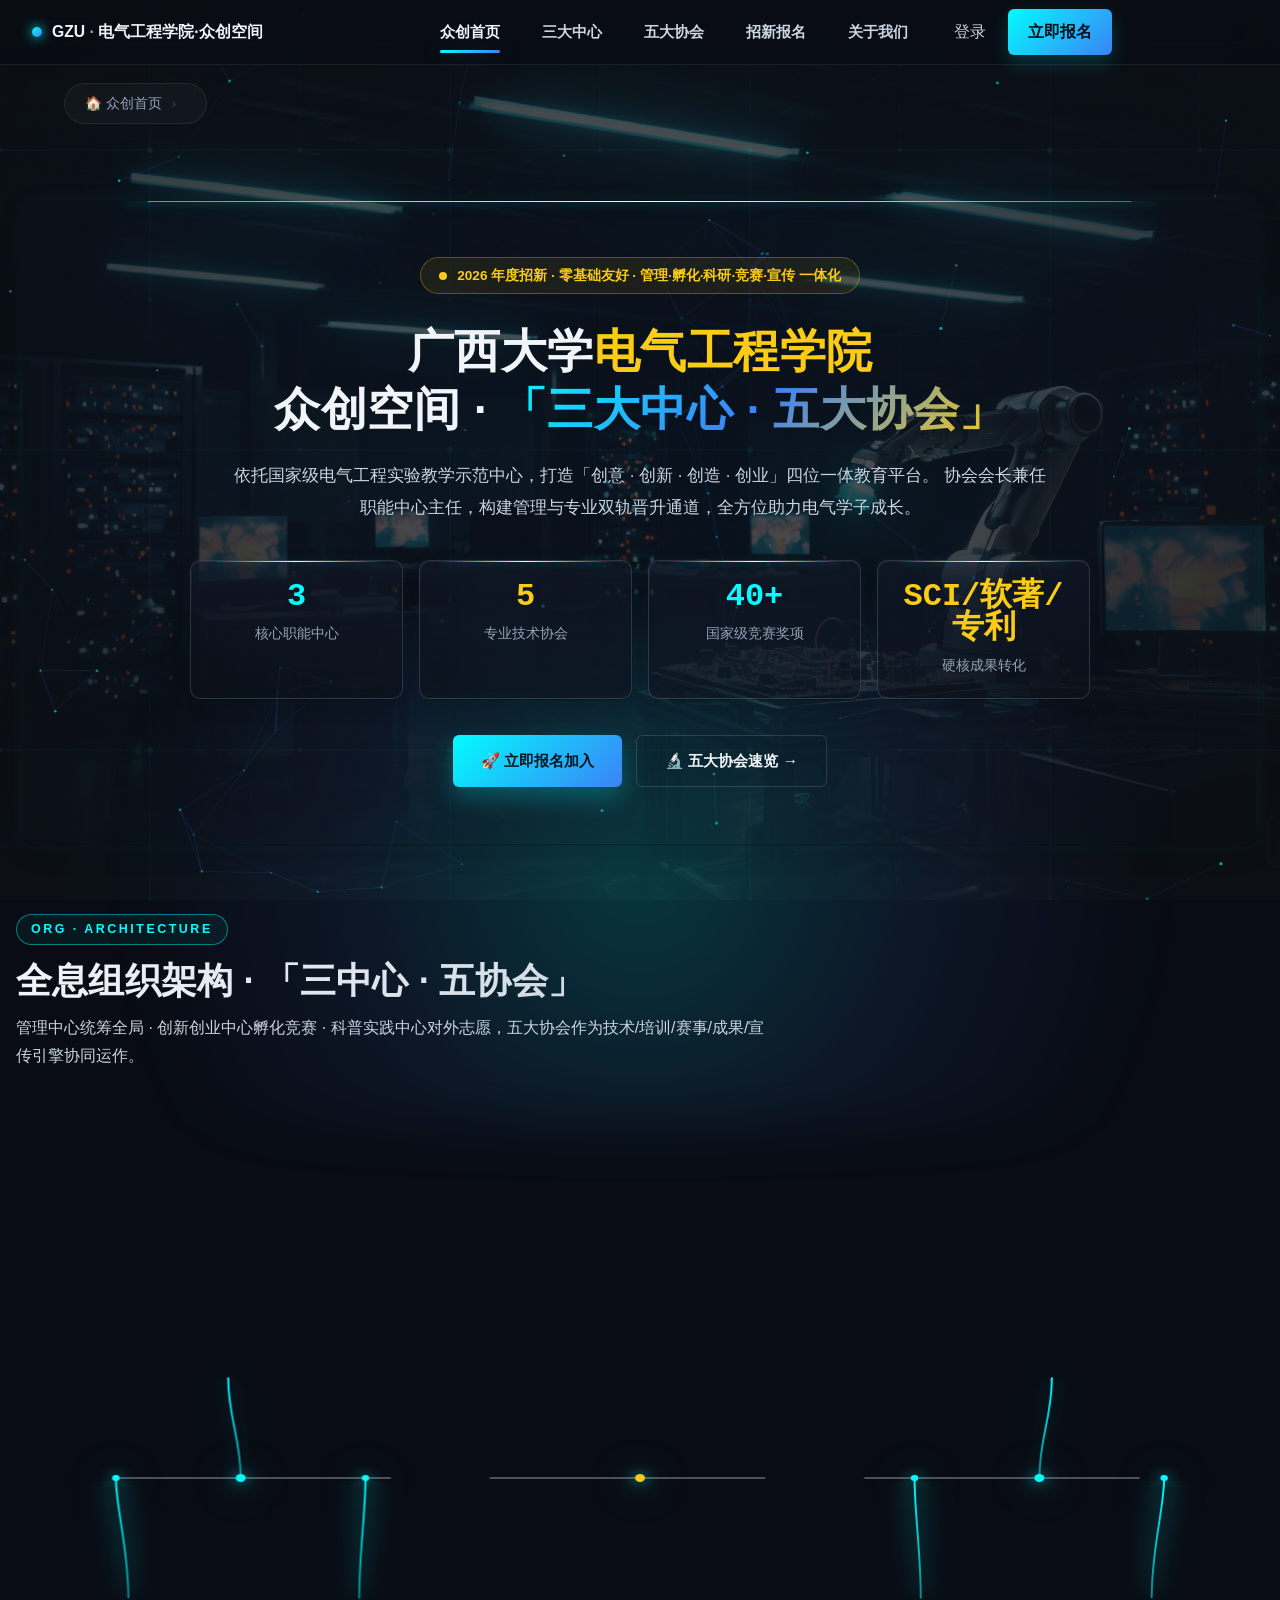
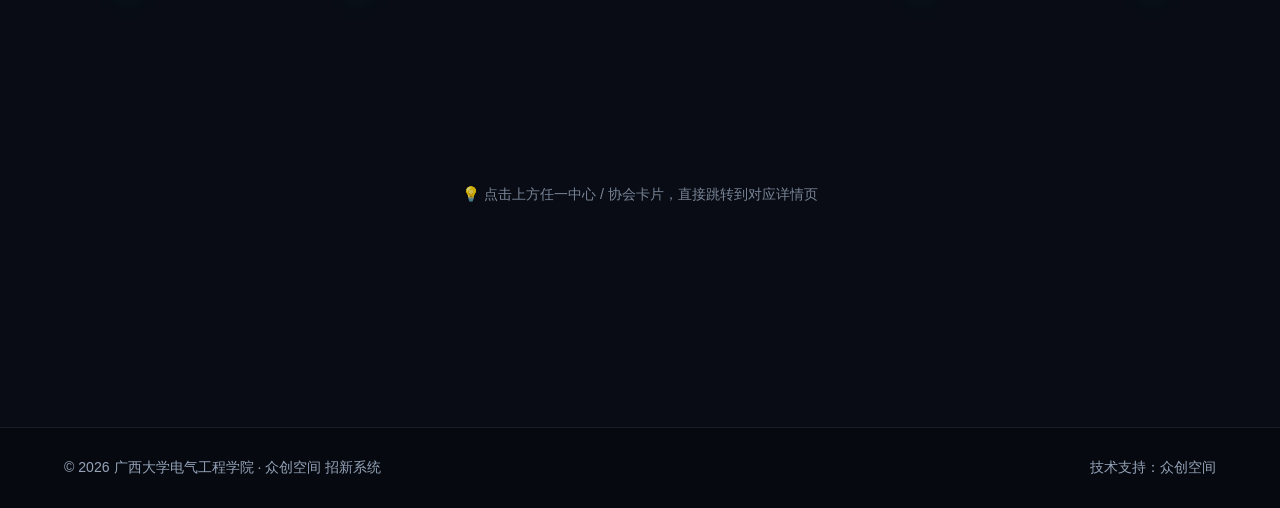
<file: index.html>
<!DOCTYPE html>
<html lang="zh-CN">
<head>
  <meta charset="UTF-8" />
  <meta name="viewport" content="width=device-width, initial-scale=1.0" />
  <meta name="description" content="广西大学电气工程学院众创空间 · 2026年度招新官网。三大中心（管理/创新创业/科普实践）+ 五大协会（人工智能与机器人/奇客电子/电力系统与智能电网/电力电子/物联网）。竞赛保研、综测加分、零基础友好。" />
  <title>广西大学众创空间 · 三大中心 & 五大协会 | 2026招新</title>
  <link rel="stylesheet" href="css/style.css" />
  <link rel="icon" href="data:image/svg+xml,%3Csvg xmlns='http://www.w3.org/2000/svg' viewBox='0 0 100 100'%3E%3Ctext y='.9em' font-size='90'%3E⚡%3C/text%3E%3C/svg%3E" />
</head>
<body>
  <!-- ================= 科技粒子背景（Canvas，z-index:-2） ================= -->
  <canvas id="particle-canvas" aria-hidden="true"></canvas>
  <!-- ================= 扫描线特效（切页时触发扫描动画） ================= -->
  <div id="scanline" class="scanline" aria-hidden="true"></div>

  <!-- ================= 顶部一级全局导航（吸顶 + 发光下划线） ================= -->
  <nav class="navbar" id="top-navbar">
    <div class="nav-container">
      <a href="#home" class="nav-logo" data-level1="home">
        <span class="nav-logo-dot"></span>
        <span>GZU<span style="color:var(--text-muted)"> · </span>电气工程学院·众创空间</span>
      </a>
      <ul class="nav-links" id="level1-tabs">
        <li><a href="#home"           class="level1-link active" data-target="home">众创首页</a></li>
        <li><a href="#centers"        class="level1-link"        data-target="centers">三大中心</a></li>
        <li><a href="#associations"   class="level1-link"        data-target="associations">五大协会</a></li>
        <li><a href="#signup"         class="level1-link"        data-target="signup">招新报名</a></li>
        <li><a href="#about"          class="level1-link"        data-target="about">关于我们</a></li>
        <li id="nav-right-links">
          <a href="login.html">登录</a>
          <a href="register.html" id="nav-cta-btn" class="nav-cta">立即报名</a>
        </li>
      </ul>
      <div id="nav-user" class="nav-user" style="display:none;">
        <span class="user-email" id="user-email"></span>
        <a href="register.html" class="btn-user-action" title="填写/修改报名表">📝 报名资料</a>
        <button class="btn-user-action btn-pwd" id="btn-set-pwd" onclick="location.href='change-password.html'" title="跳转至独立密码管理页设置/修改登录密码">🔐 修改密码</button>
        <button class="btn-logout" id="btn-logout">退出登录</button>
      </div>
    </div>
  </nav>

  <!-- ================= 首次登录欢迎横幅（双 CTA：立即报名 / 设置密码） =================
       默认隐藏；auth.js 中 applyUserBadgeState() 在登录时显示，未登录/退出 时隐藏 -->
  <div id="welcome-banner" class="welcome-banner" style="display:none;">
    <div class="welcome-banner-inner glass-panel">
      <div class="welcome-main">
        <div class="welcome-icon">👋</div>
        <div class="welcome-text">
          <div class="welcome-title">欢迎加入广西大学众创空间 · 2026 年度招新！</div>
          <div class="welcome-sub">
            首次登录：建议先<b>设置登录密码</b>（下次可直接邮箱+密码登录），再填写报名表。
            也可以先自由浏览「三大中心 · 五大协会」介绍，随时从右上角或下方按钮进入报名。
          </div>
        </div>
      </div>
      <div class="welcome-actions">
        <a href="change-password.html" class="btn btn-gold btn-block-sm">🔐 先设置登录密码</a>
        <a href="register.html"        class="btn btn-primary btn-block-sm">📝 填写报名表 →</a>
        <button type="button" class="btn-icon-close" id="welcome-close" aria-label="关闭欢迎提示">×</button>
      </div>
    </div>
  </div>

  <!-- ================= 全站公告横幅 ================= -->
  <div id="notice-banner-wrap" style="display:none;">
    <div class="container">
      <div id="notice-banner" class="notice-banner">
        <button class="notice-banner-close" id="notice-banner-close" aria-label="关闭公告">×</button>
        <div class="notice-banner-icon">📢</div>
        <div class="notice-banner-body">
          <div class="notice-banner-title" id="notice-banner-title"></div>
          <div class="notice-banner-content" id="notice-banner-content"></div>
        </div>
        <div class="notice-banner-meta" id="notice-banner-meta"></div>
      </div>
    </div>
  </div>

  <!-- ================= 面包屑（路径提示：首页 > 三大中心 > 管理中心） ================= -->
  <div class="container breadcrumb-wrapper">
    <nav class="breadcrumb" aria-label="breadcrumb">
      <span class="crumb" data-level1="home">🏠 众创首页</span>
      <span class="crumb-sep">›</span>
      <span class="crumb crumb-level1" id="crumb-level1"></span>
      <span class="crumb-sep crumb-sep-level2" style="display:none;">›</span>
      <span class="crumb crumb-level2" id="crumb-level2" style="display:none;"></span>
    </nav>
  </div>

  <main id="main-content">

    <!-- ============================================================ -->
    <!-- Level 1 · 众创首页 = Hero + 全息架构图（三大中心+五大协会可视化） -->
    <!-- ============================================================ -->
    <section class="page-section active" id="home">

      <!-- Hero（毛玻璃面板 + 4 统计 + 2 CTA） -->
      <section class="hero">
        <div class="hero-inner glass-panel">
          <div class="hero-badge">
            <span class="hero-badge-dot"></span>
            2026 年度招新 · 零基础友好 · 管理·孵化·科研·竞赛·宣传 一体化
          </div>
          <h1 class="hero-title">
            广西大学<span class="hero-highlight">电气工程学院</span><br/>
            众创空间 · <span class="hero-gradient-text">「三大中心 · 五大协会」</span>
          </h1>
          <p class="hero-subtitle">
            依托国家级电气工程实验教学示范中心，打造「创意 · 创新 · 创造 · 创业」四位一体教育平台。
            协会会长兼任职能中心主任，构建管理与专业双轨晋升通道，全方位助力电气学子成长。
          </p>
          <div class="hero-stats">
            <div class="stat-card glass-card">
              <div class="stat-num text-cyan">3</div>
              <div class="stat-label">核心职能中心</div>
            </div>
            <div class="stat-card glass-card">
              <div class="stat-num text-gold">5</div>
              <div class="stat-label">专业技术协会</div>
            </div>
            <div class="stat-card glass-card">
              <div class="stat-num text-cyan">40+</div>
              <div class="stat-label">国家级竞赛奖项</div>
            </div>
            <div class="stat-card glass-card">
              <div class="stat-num text-gold">SCI/软著/专利</div>
              <div class="stat-label">硬核成果转化</div>
            </div>
          </div>
          <div class="hero-buttons">
            <a href="register.html" id="hero-cta-btn" class="btn btn-primary">🚀 立即报名加入</a>
            <a href="#associations" class="btn btn-outline level1-link" data-target="associations">🔬 五大协会速览 →</a>
          </div>
        </div>
      </section>

      <!-- 全息立体架构图（三大中心在上排，五大协会在下排，节点可点击直跳转对应一级+二级Tab） -->
      <section class="section hologram-section" id="hologram">
        <div class="section-title">
          <div class="section-tag">ORG · ARCHITECTURE</div>
          <h2>全息组织架构 · 「三中心 · 五协会」</h2>
          <p class="section-desc">管理中心统筹全局 · 创新创业中心孵化竞赛 · 科普实践中心对外志愿，五大协会作为技术/培训/赛事/成果/宣传引擎协同运作。</p>
        </div>

        <div class="holo-grid">
          <!-- 神经网络主光带 + 分叉连接线（SVG 光束流动动画） -->
          <svg class="holo-connector" viewBox="0 0 1000 220" preserveAspectRatio="none" aria-hidden="true">
            <defs>
              <!-- 主光带渐变：中心亮青 → 两侧淡（带一点金） -->
              <linearGradient id="beamGrad" x1="0%" y1="0%" x2="100%" y2="0%">
                <stop offset="0%"   stop-color="#03FCFE" stop-opacity="0.45"/>
                <stop offset="50%"  stop-color="#03FCFE" stop-opacity="1"/>
                <stop offset="100%" stop-color="#facc15" stop-opacity="0.4"/>
              </linearGradient>
              <!-- 分支渐变：青色 -->
              <linearGradient id="branchGrad" x1="0%" y1="0%" x2="0%" y2="100%">
                <stop offset="0%"   stop-color="#03FCFE" stop-opacity="1"/>
                <stop offset="100%" stop-color="#03FCFE" stop-opacity="0.5"/>
              </linearGradient>
            </defs>

            <!-- ① 主光带（三层叠加：外发光光晕 → 主光带 → 内核亮线） -->
            <line class="holo-beam-glow" x1="80" y1="100" x2="920" y2="100"
                  stroke="url(#beamGrad)" stroke-width="3.5" stroke-linecap="round" fill="none"/>
            <line class="holo-beam-core" x1="80" y1="100" x2="920" y2="100"
                  stroke="#ffffff" stroke-width="0.6" stroke-opacity="0.85" stroke-linecap="round" fill="none"/>

            <!-- ② 三中心 → 主光带 垂直连接（3 条） -->
            <path class="holo-branch" d="M170 0 C 170 40, 180 60, 180 100"
                  stroke="url(#branchGrad)" stroke-width="1.6" fill="none" stroke-linecap="round"/>
            <path class="holo-branch" d="M500 0 C 500 40, 500 60, 500 100"
                  stroke="url(#branchGrad)" stroke-width="1.6" fill="none" stroke-linecap="round"/>
            <path class="holo-branch" d="M830 0 C 830 40, 820 60, 820 100"
                  stroke="url(#branchGrad)" stroke-width="1.6" fill="none" stroke-linecap="round"/>

            <!-- ③ 主光带 → 五协会 分叉连接（S 曲线 5 条） -->
            <path class="holo-branch" d="M80  100 C 80  130, 90 170, 90  220" stroke="url(#branchGrad)" stroke-width="1.6" fill="none" stroke-linecap="round"/>
            <path class="holo-branch" d="M280 100 C 280 135, 275 175, 275 220" stroke="url(#branchGrad)" stroke-width="1.6" fill="none" stroke-linecap="round"/>
            <path class="holo-branch" d="M500 100 C 500 130, 500 170, 500 220" stroke="url(#branchGrad)" stroke-width="1.6" fill="none" stroke-linecap="round"/>
            <path class="holo-branch" d="M720 100 C 720 135, 725 175, 725 220" stroke="url(#branchGrad)" stroke-width="1.6" fill="none" stroke-linecap="round"/>
            <path class="holo-branch" d="M920 100 C 920 130, 910 170, 910 220" stroke="url(#branchGrad)" stroke-width="1.6" fill="none" stroke-linecap="round"/>

            <!-- ④ 光带节点发光圆点（3 中心连入点 + 5 协会分叉点 + 2 端点）-->
            <circle class="holo-node-dot" cx="180" cy="100" r="4" fill="#03FCFE"/>
            <circle class="holo-node-dot" cx="500" cy="100" r="4" fill="#facc15" style="animation-delay:-0.3s"/>
            <circle class="holo-node-dot" cx="820" cy="100" r="4" fill="#03FCFE" style="animation-delay:-0.6s"/>
            <circle class="holo-node-dot" cx="80"  cy="100" r="3" fill="#03FCFE" style="animation-delay:-0.9s"/>
            <circle class="holo-node-dot" cx="280" cy="100" r="3" fill="#03FCFE" style="animation-delay:-0.2s"/>
            <circle class="holo-node-dot" cx="720" cy="100" r="3" fill="#03FCFE" style="animation-delay:-0.5s"/>
            <circle class="holo-node-dot" cx="920" cy="100" r="3" fill="#03FCFE" style="animation-delay:-0.8s"/>
          </svg>

          <!-- 上排：三大中心（对应二级Tab centers） -->
          <div class="holo-row holo-row-top" aria-label="三大中心">
            <a class="holo-node center-node glass-card"
               data-goto-level1="centers" data-goto-level2="management">
              <div class="holo-icon">
                <!-- 线性大脑+枢纽（管理） -->
                <svg viewBox="0 0 24 24" xmlns="http://www.w3.org/2000/svg">
                  <path d="M9.5 2A3.5 3.5 0 0 0 6 5.5v.05A3.5 3.5 0 0 0 4 8.5 3.5 3.5 0 0 0 5.5 13 3.5 3.5 0 0 0 7 15.5V16a3.5 3.5 0 0 0 3.5 3.5v0A3.5 3.5 0 0 0 14 16v-.5a3.5 3.5 0 0 0 1.5-2.5 3.5 3.5 0 0 0 1.5-2.5 3.5 3.5 0 0 0-2-3.45V5.5A3.5 3.5 0 0 0 10 2h-.5zM8 8h.01M16 8h.01M12 6h.01M8 12h.01M16 12h.01M12 18h.01"/>
                  <path d="M12 6V4M12 22v-2M4.5 9.5H2.5M21.5 9.5h-2M4.5 14.5H2.5M21.5 14.5h-2"/>
                </svg>
              </div>
              <div class="holo-title">管理中心</div>
              <div class="holo-sub">大脑 · 枢纽</div>
              <div class="holo-tags"><span>组织部</span><span>外联部</span><span>北苑实验室</span></div>
            </a>
            <a class="holo-node center-node glass-card"
               data-goto-level1="centers" data-goto-level2="innovation">
              <div class="holo-icon">
                <!-- 线性火箭+奖杯（创新创业） -->
                <svg viewBox="0 0 24 24" xmlns="http://www.w3.org/2000/svg">
                  <path d="M4.5 16.5c-1.5 1.3-2 5-2 5s3.7-.5 5-2c.7.9 1.8 1.5 3 1.8v2.2h5v-2.2c2-.4 3.7-1.6 4.7-3.3l-1.5-1.5A6 6 0 0 1 7 12h0L5.5 4l-8 8 8 8 1.5-1.5c-1.2 0-2.3-.6-3-1.5h-.5z"/>
                  <path d="M8 13l6-6 3 3-6 6H8v-3z"/>
                  <circle cx="18" cy="6" r="1.5"/>
                </svg>
              </div>
              <div class="holo-title">创新创业中心</div>
              <div class="holo-sub">入孵 · A+类竞赛</div>
              <div class="holo-tags"><span>互联网+</span><span>挑战杯</span><span>大创</span></div>
            </a>
            <a class="holo-node center-node glass-card"
               data-goto-level1="centers" data-goto-level2="popular">
              <div class="holo-icon">
                <!-- 线性麦克风+望远镜（科普/志愿/路演） -->
                <svg viewBox="0 0 24 24" xmlns="http://www.w3.org/2000/svg">
                  <path d="M10 13a3 3 0 0 0 3-3V4a3 3 0 0 0-6 0v6a3 3 0 0 0 3 3z"/>
                  <path d="M4 10v0a8 8 0 0 0 16 0M10 21h4M12 17v4"/>
                  <path d="M20 14l2 3-3 1-1 3-3-2 2-3 3-2z" transform="translate(-1 -3) scale(0.75)"/>
                </svg>
              </div>
              <div class="holo-title">科普实践中心</div>
              <div class="holo-sub">志愿 · 科研 · 路演</div>
              <div class="holo-tags"><span>智电宣讲团</span><span>科普进校园</span><span>柔性机械手</span></div>
            </a>
          </div>

          <!-- 下排：五大专业协会（对应二级Tab associations） -->
          <div class="holo-row holo-row-bottom" aria-label="五大专业协会">
            <a class="holo-node ass-node glass-card"
               data-goto-level1="associations" data-goto-level2="air">
              <div class="holo-icon">
                <!-- 线性机器人头（AI&机器人） -->
                <svg viewBox="0 0 24 24" xmlns="http://www.w3.org/2000/svg">
                  <rect x="4" y="6" width="16" height="12" rx="3"/>
                  <path d="M12 3v3M8 22v-3M16 22v-3M3 11h1v2M20 11h1v2"/>
                  <circle cx="9" cy="12" r="1.2"/>
                  <circle cx="15" cy="12" r="1.2"/>
                  <path d="M9 15h6"/>
                </svg>
              </div>
              <div class="holo-title">人工智能与机器人协会</div>
              <div class="holo-sub">技术中心</div>
              <div class="holo-tags"><span>VR/机械臂</span><span>国家级一等奖</span><span>软著</span></div>
            </a>
            <a class="holo-node ass-node glass-card"
               data-goto-level1="associations" data-goto-level2="geek">
              <div class="holo-icon">
                <!-- 线性芯片+齿轮（电子） -->
                <svg viewBox="0 0 24 24" xmlns="http://www.w3.org/2000/svg">
                  <rect x="6" y="6" width="12" height="12" rx="1.5"/>
                  <path d="M9 3v3M15 3v3M9 18v3M15 18v3M3 9h3M3 15h3M18 9h3M18 15h3M9 10h6M9 14h6"/>
                  <circle cx="12" cy="12" r="2.5"/>
                  <path d="M12 9.5v5M9.5 12h5"/>
                </svg>
              </div>
              <div class="holo-title">奇客电子协会</div>
              <div class="holo-sub">培训中心</div>
              <div class="holo-tags"><span>单片机</span><span>无人船</span><span>特等奖</span></div>
            </a>
            <a class="holo-node ass-node glass-card"
               data-goto-level1="associations" data-goto-level2="powergrid">
              <div class="holo-icon">
                <!-- 线性闪电+电网波浪（电力系统） -->
                <svg viewBox="0 0 24 24" xmlns="http://www.w3.org/2000/svg">
                  <path d="M13 2L4 14h7l-1 8 9-12h-7l1-8z"/>
                  <path d="M3 19c.8-.7 1.8-1 3-1s2.2.3 3 1 1.8 1 3 1 2.2-.3 3-1 1.8-1 3-1 2.2.3 3 1"/>
                </svg>
              </div>
              <div class="holo-title">电力系统与智能电网</div>
              <div class="holo-sub">赛事中心</div>
              <div class="holo-tags"><span>数学建模国一</span><span>SCI二区</span><span>保研加分</span></div>
            </a>
            <a class="holo-node ass-node glass-card"
               data-goto-level1="associations" data-goto-level2="electronics">
              <div class="holo-icon">
                <!-- 线性电池+电感线圈（电力电子） -->
                <svg viewBox="0 0 24 24" xmlns="http://www.w3.org/2000/svg">
                  <rect x="3" y="8" width="16" height="10" rx="1.5"/>
                  <path d="M19 11h2v4h-2M7 11v4M10 11v4M13 11v4M16 11v4"/>
                  <path d="M6 4c1.5 0 1.5 2 3 2s1.5-2 3-2 1.5 2 3 2 1.5-2 3-2" fill="none"/>
                </svg>
              </div>
              <div class="holo-title">电力电子爱好者协会</div>
              <div class="holo-sub">成果转化中心</div>
              <div class="holo-tags"><span>西门子杯</span><span>PLC</span><span>机器视觉</span></div>
            </a>
            <a class="holo-node ass-node glass-card"
               data-goto-level1="associations" data-goto-level2="iot">
              <div class="holo-icon">
                <!-- 线性卫星信号（物联网） -->
                <svg viewBox="0 0 24 24" xmlns="http://www.w3.org/2000/svg">
                  <circle cx="12" cy="12" r="2"/>
                  <path d="M7.5 7.5a6.4 6.4 0 0 1 9 0M4.9 4.9a10 10 0 0 1 14.2 0M16.5 16.5a6.4 6.4 0 0 1-9 0M19.1 19.1a10 10 0 0 1-14.2 0"/>
                  <path d="M12 2v4M12 18v4M2 12h4M18 12h4"/>
                </svg>
              </div>
              <div class="holo-title">物联网与虚拟仪器</div>
              <div class="holo-sub">科创媒体中心</div>
              <div class="holo-tags"><span>无人机识别</span><span>水质监测</span><span>新媒体宣发</span></div>
            </a>
          </div>
        </div>
        <p class="holo-hint">💡 点击上方任一中心 / 协会卡片，直接跳转到对应详情页</p>
      </section>
    </section>

    <!-- ============================================================ -->
    <!-- Level 1 · 三大中心（二级胶囊Tab：管理/创新创业/科普实践）       -->
    <!-- ============================================================ -->
    <section class="page-section" id="centers">
      <div class="container">
        <div class="section-title">
          <div class="section-tag">THREE · CENTERS</div>
          <h2>三大核心中心</h2>
          <p class="section-desc">管理驱动 · 创新孵化 · 科普实践，三方协同保障众创空间高效运转</p>
        </div>

        <!-- 二级胶囊 Tab -->
        <div class="capsule-tabs center-tabs" id="center-tabs">
          <button class="capsule-tab active" data-target="management">
            <svg viewBox="0 0 24 24" width="14" height="14" stroke="currentColor" stroke-width="1.8" fill="none" stroke-linecap="round" stroke-linejoin="round"><path d="M9.5 2A3.5 3.5 0 0 0 6 5.5v.05A3.5 3.5 0 0 0 4 8.5 3.5 3.5 0 0 0 5.5 13 3.5 3.5 0 0 0 7 15.5V16a3.5 3.5 0 0 0 3.5 3.5v0A3.5 3.5 0 0 0 14 16v-.5a3.5 3.5 0 0 0 1.5-2.5 3.5 3.5 0 0 0 1.5-2.5 3.5 3.5 0 0 0-2-3.45V5.5A3.5 3.5 0 0 0 10 2h-.5z"/></svg>
            管理中心
          </button>
          <button class="capsule-tab"        data-target="innovation">
            <svg viewBox="0 0 24 24" width="14" height="14" stroke="currentColor" stroke-width="1.8" fill="none" stroke-linecap="round" stroke-linejoin="round"><path d="M4.5 16.5c-1.5 1.3-2 5-2 5s3.7-.5 5-2c.7.9 1.8 1.5 3 1.8v2.2h5v-2.2c2-.4 3.7-1.6 4.7-3.3l-1.5-1.5A6 6 0 0 1 7 12h0L5.5 4l-8 8 8 8 1.5-1.5c-1.2 0-2.3-.6-3-1.5h-.5zM8 13l6-6 3 3-6 6H8v-3z"/></svg>
            创新创业中心
          </button>
          <button class="capsule-tab"        data-target="popular">
            <svg viewBox="0 0 24 24" width="14" height="14" stroke="currentColor" stroke-width="1.8" fill="none" stroke-linecap="round" stroke-linejoin="round"><path d="M10 13a3 3 0 0 0 3-3V4a3 3 0 0 0-6 0v6a3 3 0 0 0 3 3zM4 10a8 8 0 0 0 16 0M10 21h4M12 17v4"/></svg>
            科普实践中心
          </button>
        </div>

        <!-- Tab 面板（带 slide / fade 动效） -->
        <div class="tab-panels" id="center-panels">

          <!-- 管理中心 -->
          <div class="tab-panel active glass-panel" data-id="management">
            <div class="panel-header">
              <h3 class="panel-title">管理中心 · 众创空间的「大脑与枢纽」</h3>
              <p class="panel-sub">统筹协调 · 规范考核 · 资源连接 · 北苑实验室日常管理</p>
            </div>
            <div class="panel-grid">
              <div class="feature-card glass-card">
                <div class="feature-ic">
                  <svg viewBox="0 0 24 24" xmlns="http://www.w3.org/2000/svg"><path d="M4 19V5M10 19V9M16 19v-6M22 19H2"/></svg>
                </div>
                <h4>内部治理</h4>
                <p>下设<b>组织部与对外联络部</b>，统筹各社团考核与管理，制定规范保证组织良性运转。</p>
              </div>
              <div class="feature-card glass-card">
                <div class="feature-ic">
                  <svg viewBox="0 0 24 24" xmlns="http://www.w3.org/2000/svg"><rect x="4" y="7" width="16" height="12" rx="1"/><path d="M9 22v-8M15 22v-8M9 3v4M15 3v4M7 11h2M15 11h2M7 15h2M15 15h2"/></svg>
                </div>
                <h4>实验室运营</h4>
                <p><b>兼顾北苑实验室日常管理事宜</b>，保障实验资源高效开放、设备维护规范。</p>
              </div>
              <div class="feature-card glass-card">
                <div class="feature-ic">
                  <svg viewBox="0 0 24 24" xmlns="http://www.w3.org/2000/svg"><path d="M21 8H3V6h18v2zM3 10h18v6H3zM21 18H3v2h18v-2zM17 13v-1M19 13v-1"/></svg>
                </div>
                <h4>财务与团建</h4>
                <p>负责财务统筹、内部团建策划执行，营造温馨团结的团队氛围和归属感。</p>
              </div>
              <div class="feature-card glass-card">
                <div class="feature-ic">
                  <svg viewBox="0 0 24 24" xmlns="http://www.w3.org/2000/svg"><path d="M8 12c-1.7 0-3-1.1-3-2.5S6.3 7 8 7s3 1.1 3 2.5S9.7 12 8 12zM16 12c-1.7 0-3-1.1-3-2.5S14.3 7 16 7s3 1.1 3 2.5-1.3 2.5-3 2.5z"/><path d="M2 17c.8-1.8 2.8-3 5.5-3s4.7 1.2 5.5 3M11 17c.8-1.8 2.8-3 5.5-3s4.7 1.2 5.5 3"/></svg>
                </div>
                <h4>对外联络</h4>
                <p>通过对外联络部积极对接<b>企业与社会资源</b>，为成员争取广阔的交流与实习平台。</p>
              </div>
              <div class="feature-card glass-card highlight-card">
                <div class="feature-ic">
                  <svg viewBox="0 0 24 24" xmlns="http://www.w3.org/2000/svg"><circle cx="12" cy="12" r="9"/><circle cx="12" cy="12" r="4.5"/><circle cx="12" cy="12" r="1.2"/></svg>
                </div>
                <h4>你能收获</h4>
                <p>强调「<b>管理 + 智能 + AI</b>」融合思维，快速提升<b>统筹能力 / 人际交往 / 全局观</b>，结识志同道合的精英伙伴。</p>
              </div>
            </div>
          </div>

          <!-- 创新创业中心 -->
          <div class="tab-panel glass-panel" data-id="innovation">
            <div class="panel-header">
              <h3 class="panel-title">创新创业中心 · 竞赛与项目孵化引擎</h3>
              <p class="panel-sub">A+类竞赛全流程跟进 · 大创立项培训 · 创业梦落地平台</p>
            </div>
            <div class="panel-grid">
              <div class="feature-card glass-card">
                <div class="feature-ic">
                  <svg viewBox="0 0 24 24" xmlns="http://www.w3.org/2000/svg"><path d="M12 3c-3 0-5 2.5-5 5.5C7 11.5 9 14 12 14s5-2.5 5-5.5C17 5.5 15 3 12 3z"/><path d="M12 14v2M10 22h4l-1-5h-2l-1 5zM5 13l-2 2M19 13l2 2"/></svg>
                </div>
                <h4>团队入孵</h4>
                <p>负责创新创业团队的<b>入孵管理与协调</b>，提供场地、导师、资源对接一站式服务。</p>
              </div>
              <div class="feature-card glass-card">
                <div class="feature-ic">
                  <svg viewBox="0 0 24 24" xmlns="http://www.w3.org/2000/svg"><path d="M7 4h10v3c0 2.5-1.8 4.6-4.2 4.9V15H17v2H7v-2h4.2V11.9C8.8 11.6 7 9.5 7 7V4zM4 5h2v2c0 1.2-.3 2.2-.9 3L3 11M20 5h-2v2c0 1.2.3 2.2.9 3L21 11M10 20h4M12 17v3"/></svg>
                </div>
                <h4>A+类竞赛主导</h4>
                <p>重点主导<b>「互联网+」「挑战杯」</b>等高含金量 A+类竞赛，以及<b>大创项目</b>的报名、培训与跟进。</p>
              </div>
              <div class="feature-card glass-card">
                <div class="feature-ic">
                  <svg viewBox="0 0 24 24" xmlns="http://www.w3.org/2000/svg"><path d="M4 5h12a2 2 0 0 1 2 2v11H6a2 2 0 0 1-2-2V5z"/><path d="M8 8h8M8 12h8M8 16h5M20 8h1a1 1 0 0 1 1 1v10a1 1 0 0 1-1 1h-1"/></svg>
                </div>
                <h4>经验分享会</h4>
                <p>定期举办「大创项目进展和结题说明会」，由导师与学长学姐分享<b>竞赛获奖、项目运营、创业成功</b>经验。</p>
              </div>
              <div class="feature-card glass-card highlight-card">
                <div class="feature-ic">
                  <svg viewBox="0 0 24 24" xmlns="http://www.w3.org/2000/svg"><path d="M9 17h6M12 18v3M10 13a4 4 0 1 1 3.5-6 3.2 3.2 0 0 1 2.8 3.3c0 1.5-1 2.3-2.3 2.7h-1a1.8 1.8 0 0 0-1.6 1.8V15"/></svg>
                </div>
                <h4>你能收获</h4>
                <p>开放活力的氛围，鼓励突破常规，让创新思维碰撞火花，<b>每一个创业梦想都能从这里真正落地生根</b>。</p>
              </div>
            </div>
          </div>

          <!-- 科普实践中心 -->
          <div class="tab-panel glass-panel" data-id="popular">
            <div class="panel-header">
              <h3 class="panel-title">科普实践中心 · 西大青年智电宣讲团暨志愿服务队</h3>
              <p class="panel-sub">志愿科技服务 · 硬核科研实操 · 大型展会路演交流</p>
            </div>
            <div class="panel-grid">
              <div class="feature-card glass-card">
                <div class="feature-ic">
                  <svg viewBox="0 0 24 24" xmlns="http://www.w3.org/2000/svg"><path d="M5 4h14v14H5z"/><path d="M9 20h6M12 18v2M8 9h8M8 12h8M8 15h4"/></svg>
                </div>
                <h4>科普志愿服务</h4>
                <p>常年组织<b>科普进校园（中小学生）/ 社区宣传 / 下乡调研</b>等一线志愿活动，面向社会传播电气科技。</p>
              </div>
              <div class="feature-card glass-card">
                <div class="feature-ic">
                  <svg viewBox="0 0 24 24" xmlns="http://www.w3.org/2000/svg"><path d="M9 3h6v2H9zM10 5v7.5a3.5 3.5 0 1 1-4 0V8M14 5v7.5a3.5 3.5 0 1 0 4 0V8"/></svg>
                </div>
                <h4>硬核科研实操</h4>
                <p>机器人组装、电路调试、<b>水下机器人测试</b>等多类硬件实战，科研素养从零基础到上手。</p>
              </div>
              <div class="feature-card glass-card">
                <div class="feature-ic">
                  <svg viewBox="0 0 24 24" xmlns="http://www.w3.org/2000/svg"><path d="M10 13a3 3 0 0 0 3-3V4a3 3 0 0 0-6 0v6a3 3 0 0 0 3 3zM4 10a8 8 0 0 0 16 0M10 21h4M12 17v4"/></svg>
                </div>
                <h4>讲座与路演</h4>
                <p>推进青年学术讲座（教授学长面对面）+ 大型科技展会路演，展示前沿成果如<b>基于手部触觉的柔性机械手</b>。</p>
              </div>
              <div class="feature-card glass-card highlight-card">
                <div class="feature-ic">
                  <svg viewBox="0 0 24 24" xmlns="http://www.w3.org/2000/svg"><path d="M12 2L2 7l10 5 10-5-10-5z"/><path d="M2 17l10 5 10-5M2 12l10 5 10-5"/></svg>
                </div>
                <h4>三面成长理念</h4>
                <p>「一面搞<b>志愿</b>，科技服务于人民；一面做<b>科研</b>，科技来源于实践；一面见<b>大佬</b>，科技发展于交流」。表达 / 组织 / 科研素养全面提升。</p>
              </div>
            </div>
          </div>

        </div>
      </div>
    </section>

    <!-- ============================================================ -->
    <!-- Level 1 · 五大专业协会（二级胶囊Tab：5个协会）                 -->
    <!-- ============================================================ -->
    <section class="page-section" id="associations">
      <div class="container">
        <div class="section-title">
          <div class="section-tag">FIVE · ASSOCIATIONS</div>
          <h2>五大专业技术协会</h2>
          <p class="section-desc">技术·培训·赛事·成果·宣传 五大引擎协同驱动，零基础也能一路通关到国奖</p>
        </div>

        <!-- 二级胶囊 Tab -->
        <div class="capsule-tabs ass-tabs" id="ass-tabs">
          <button class="capsule-tab active" data-target="air">
            <svg viewBox="0 0 24 24" width="14" height="14" stroke="currentColor" stroke-width="1.8" fill="none" stroke-linecap="round" stroke-linejoin="round"><rect x="4" y="6" width="16" height="12" rx="3"/><circle cx="9" cy="12" r="1.2"/><circle cx="15" cy="12" r="1.2"/><path d="M12 3v3M8 22v-3M16 22v-3M9 15h6"/></svg>
            人工智能与机器人
          </button>
          <button class="capsule-tab"        data-target="geek">
            <svg viewBox="0 0 24 24" width="14" height="14" stroke="currentColor" stroke-width="1.8" fill="none" stroke-linecap="round" stroke-linejoin="round"><rect x="6" y="6" width="12" height="12" rx="1.5"/><circle cx="12" cy="12" r="2.5"/><path d="M9 3v3M15 3v3M9 18v3M15 18v3M3 9h3M3 15h3M18 9h3M18 15h3"/></svg>
            奇客电子
          </button>
          <button class="capsule-tab"        data-target="powergrid">
            <svg viewBox="0 0 24 24" width="14" height="14" stroke="currentColor" stroke-width="1.8" fill="none" stroke-linecap="round" stroke-linejoin="round"><path d="M13 2L4 14h7l-1 8 9-12h-7l1-8z"/></svg>
            电力系统与智能电网
          </button>
          <button class="capsule-tab"        data-target="electronics">
            <svg viewBox="0 0 24 24" width="14" height="14" stroke="currentColor" stroke-width="1.8" fill="none" stroke-linecap="round" stroke-linejoin="round"><rect x="3" y="8" width="16" height="10" rx="1.5"/><path d="M19 11h2v4h-2M7 11v4M10 11v4M13 11v4M16 11v4"/></svg>
            电力电子爱好者
          </button>
          <button class="capsule-tab"        data-target="iot">
            <svg viewBox="0 0 24 24" width="14" height="14" stroke="currentColor" stroke-width="1.8" fill="none" stroke-linecap="round" stroke-linejoin="round"><circle cx="12" cy="12" r="2"/><path d="M7.5 7.5a6.4 6.4 0 0 1 9 0M4.9 4.9a10 10 0 0 1 14.2 0M16.5 16.5a6.4 6.4 0 0 1-9 0M19.1 19.1a10 10 0 0 1-14.2 0"/></svg>
            物联网与虚拟仪器
          </button>
        </div>

        <!-- Tab 面板 -->
        <div class="tab-panels" id="ass-panels">

          <!-- 1 人工智能与机器人协会 -->
          <div class="tab-panel active glass-panel" data-id="air">
            <div class="panel-header">
              <span class="panel-role-tag role-tech">【 技术中心 】</span>
              <h3 class="panel-title">人工智能与机器人协会</h3>
              <p class="panel-sub">人机交互 · 虚拟现实 · 机械臂 · 机器人 · 人工智能 · 多学科深度融合</p>
            </div>
            <div class="panel-grid">
              <div class="feature-card glass-card">
                <div class="feature-ic">
                  <svg viewBox="0 0 24 24" xmlns="http://www.w3.org/2000/svg"><path d="M14.7 6.3a4 4 0 0 0-5.4 5.4L3 18l3 3 6.3-6.3a4 4 0 0 0 5.4-5.4l-1.8 1.8L14.7 6.3zM16 3l2 2M10 5V3M5 10H3M5 15l-2 1M19 14v3M17 20l-2 1"/></svg>
                </div>
                <h4>核心技术方向</h4>
                <p>人机交互(HCI)、VR/AR、机械臂控制、移动机器人、深度学习、计算机视觉等<b>多学科融合</b>前沿领域。</p>
              </div>
              <div class="feature-card glass-card">
                <div class="feature-ic">
                  <svg viewBox="0 0 24 24" xmlns="http://www.w3.org/2000/svg"><path d="M12 2l2.4 4.9L20 7.5l-4 3.9.9 5.6L12 14.8 7.1 17l.9-5.6L4 7.5l5.6-.6L12 2z"/></svg>
                </div>
                <h4>资源优先</h4>
                <p>作为<b>技术中心</b>，优先获得众创空间实验资源，直接对接<b>导师与国家级竞赛平台</b>，攻关前沿技术。</p>
              </div>
              <div class="feature-card glass-card">
                <div class="feature-ic">
                  <svg viewBox="0 0 24 24" xmlns="http://www.w3.org/2000/svg"><path d="M5 20c2-4 4-5 6-7s3-3 3-5a2.5 2.5 0 0 0-5 0M12 22c2-4 4-6 6-8s3-4 3-6a2.5 2.5 0 0 0-5 0"/></svg>
                </div>
                <h4>零基础友好</h4>
                <p>从理论学习 → 硬件组装 → 户外调试 → 仿真测试，开放交流协作机制，<b>系统性培养创新能力与工程思维</b>。</p>
              </div>
              <div class="feature-card glass-card highlight-card">
                <div class="feature-ic">
                  <svg viewBox="0 0 24 24" xmlns="http://www.w3.org/2000/svg"><path d="M7 4h10v3c0 2.5-1.8 4.6-4.2 4.9V15H17v2H7v-2h4.2V11.9C8.8 11.6 7 9.5 7 7V4zM4 5h2v2c0 1.2-.3 2.2-.9 3L3 11M20 5h-2v2c0 1.2.3 2.2.9 3L21 11M10 20h4M12 17v3"/></svg>
                </div>
                <h4>硬核成果</h4>
                <p>多项<b>国家级 / 省级一等奖</b>、多项<b>计算机软件著作权</b>，切实提升保研、校招简历核心竞争力。</p>
              </div>
            </div>
          </div>

          <!-- 2 奇客电子协会 -->
          <div class="tab-panel glass-panel" data-id="geek">
            <div class="panel-header">
              <span class="panel-role-tag role-training">【 培训中心 】</span>
              <h3 class="panel-title">奇客电子协会</h3>
              <p class="panel-sub">单片机开发 · 嵌入式系统 · 智能硬件 · 电子制作 · 全空间基础技能培训</p>
            </div>
            <div class="panel-grid">
              <div class="feature-card glass-card">
                <div class="feature-ic">
                  <svg viewBox="0 0 24 24" xmlns="http://www.w3.org/2000/svg"><circle cx="12" cy="12" r="9"/><path d="M12 3v9l7 4"/></svg>
                </div>
                <h4>核心定位</h4>
                <p>深耕电子技术应用与创新；作为<b>培训中心</b>承担全空间<b>基础技能培训</b>的公共职责。</p>
              </div>
              <div class="feature-card glass-card">
                <div class="feature-ic">
                  <svg viewBox="0 0 24 24" xmlns="http://www.w3.org/2000/svg"><path d="M14 4l4 4-8 8H6v-4l8-8z"/><path d="M3 21l3-3M22 4l-3 3"/></svg>
                </div>
                <h4>学习路径</h4>
                <p>从调试第一块单片机开始，掌握<b>智能小车控制逻辑</b>，亲手焊接电路、设计硬件模块，<b>把奇思妙想变成实物作品</b>。</p>
              </div>
              <div class="feature-card glass-card">
                <div class="feature-ic">
                  <svg viewBox="0 0 24 24" xmlns="http://www.w3.org/2000/svg"><path d="M3 17l2-3h14l2 3v3H3v-3zM12 14V4M7.5 9l9 0"/></svg>
                </div>
                <h4>明星项目</h4>
                <p><b>水蓝之翼无人船</b> / Mini 平衡小车 / Ucar 二代智能车，多类成熟项目直接上手。</p>
              </div>
              <div class="feature-card glass-card highlight-card">
                <div class="feature-ic">
                  <svg viewBox="0 0 24 24" xmlns="http://www.w3.org/2000/svg"><circle cx="12" cy="10" r="6"/><path d="M8 14l-1 7h10l-1-7"/></svg>
                </div>
                <h4>顶级奖项</h4>
                <p>荣获<b>第十三届中国智能机器人设计制作大赛特等奖</b>等多个国家级 / 省级奖项及冠军奖杯。</p>
              </div>
            </div>
          </div>

          <!-- 3 电力系统与智能电网协会 -->
          <div class="tab-panel glass-panel" data-id="powergrid">
            <div class="panel-header">
              <span class="panel-role-tag role-competition">【 赛事中心 】</span>
              <h3 class="panel-title">电力系统与智能电网协会</h3>
              <p class="panel-sub">电力 + 智能 + 控制 + AI 多学科融合 · 重大赛事组织 / 选拔 / 集训</p>
            </div>
            <div class="panel-grid">
              <div class="feature-card glass-card">
                <div class="feature-ic">
                  <svg viewBox="0 0 24 24" xmlns="http://www.w3.org/2000/svg"><circle cx="12" cy="12" r="9"/><circle cx="12" cy="12" r="4.5"/><circle cx="12" cy="12" r="1.2"/></svg>
                </div>
                <h4>核心定位</h4>
                <p>作为<b>赛事中心</b>，全面统筹众创空间的重大赛事<b>组织 · 队伍选拔 · 集训工作</b>。</p>
              </div>
              <div class="feature-card glass-card">
                <div class="feature-ic">
                  <svg viewBox="0 0 24 24" xmlns="http://www.w3.org/2000/svg"><path d="M3 17l5-5 4 4 7-8"/><path d="M14 8h6v6"/><path d="M3 21V3h18"/></svg>
                </div>
                <h4>培训 & 机会</h4>
                <p>提供针对性竞赛培训与参赛机会，包容零基础，随时交流，快速解决学习竞赛卡点。</p>
              </div>
              <div class="feature-card glass-card highlight-card big-result">
                <div class="feature-ic">
                  <svg viewBox="0 0 24 24" xmlns="http://www.w3.org/2000/svg"><path d="M7 4h10v3c0 2.5-1.8 4.6-4.2 4.9V15H17v2H7v-2h4.2V11.9C8.8 11.6 7 9.5 7 7V4zM4 5h2v2c0 1.2-.3 2.2-.9 3L3 11M20 5h-2v2c0 1.2.3 2.2.9 3L21 11M10 20h4M12 17v3"/></svg>
                </div>
                <h4>硬核成果清单</h4>
                <ul class="result-list">
                  <li>🏅 <b>数学建模</b>类竞赛 <span class="cyan">国家一等奖 2 项</span>、<span class="gold">省级 7 项</span></li>
                  <li>🏅 <b>高校电气电子工程创新大赛</b> 国家级 1 项、省级 4 项</li>
                  <li>🏅 <b>机器人</b>相关竞赛 国家级 2 项、省级 2 项</li>
                  <li>📑 <b>大创立项</b> 20 余项 · <b>SCI 二区论文</b> 2 篇 · <b>发明专利</b> 5 项</li>
                </ul>
              </div>
              <div class="feature-card glass-card highlight-card">
                <div class="feature-ic">
                  <svg viewBox="0 0 24 24" xmlns="http://www.w3.org/2000/svg"><path d="M4 10l8-4 8 4v4c0 5-3.5 8-8 8s-8-3-8-8v-4zM2 10h20M8 10v4M16 10v4"/></svg>
                </div>
                <h4>直接价值</h4>
                <p>不仅结识战友、充实简历，更能<b>直接获得保研加分与综测加分</b>，为升学深造打下坚实基础。</p>
              </div>
            </div>
          </div>

          <!-- 4 电力电子爱好者协会 -->
          <div class="tab-panel glass-panel" data-id="electronics">
            <div class="panel-header">
              <span class="panel-role-tag role-achieve">【 成果转化中心 】</span>
              <h3 class="panel-title">电力电子爱好者协会</h3>
              <p class="panel-sub">学术 · 实践 · 创新 · 挑战 · 实验室成果 → 实际应用转化</p>
            </div>
            <div class="panel-grid">
              <div class="feature-card glass-card">
                <div class="feature-ic">
                  <svg viewBox="0 0 24 24" xmlns="http://www.w3.org/2000/svg"><circle cx="12" cy="12" r="9"/><circle cx="12" cy="12" r="4.5"/><circle cx="12" cy="12" r="1.2"/></svg>
                </div>
                <h4>核心定位</h4>
                <p>作为<b>成果转化中心</b>，将实验室优秀科研成果向实际应用转化，重点孵化<b>高含金量学科竞赛</b>。</p>
              </div>
              <div class="feature-card glass-card">
                <div class="feature-ic">
                  <svg viewBox="0 0 24 24" xmlns="http://www.w3.org/2000/svg"><path d="M7 4h10v3c0 2.5-1.8 4.6-4.2 4.9V15H17v2H7v-2h4.2V11.9C8.8 11.6 7 9.5 7 7V4zM4 5h2v2c0 1.2-.3 2.2-.9 3L3 11M20 5h-2v2c0 1.2.3 2.2.9 3L21 11M10 20h4M12 17v3"/></svg>
                </div>
                <h4>目标赛事</h4>
                <p>节能减排竞赛、光电设计竞赛、电子设计竞赛、信息通信类竞赛；重点打磨<b>「互联网+」「西门子杯」「台达杯」</b>等。</p>
              </div>
              <div class="feature-card glass-card highlight-card">
                <div class="feature-ic">
                  <svg viewBox="0 0 24 24" xmlns="http://www.w3.org/2000/svg"><path d="M9.5 2A3.5 3.5 0 0 0 6 5.5v.05A3.5 3.5 0 0 0 4 8.5 3.5 3.5 0 0 0 5.5 13 3.5 3.5 0 0 0 7 15.5V16a3.5 3.5 0 0 0 3.5 3.5v0A3.5 3.5 0 0 0 14 16v-.5a3.5 3.5 0 0 0 1.5-2.5 3.5 3.5 0 0 0 1.5-2.5 3.5 3.5 0 0 0-2-3.45V5.5A3.5 3.5 0 0 0 10 2h-.5zM8 8h.01M16 8h.01M12 6h.01M8 12h.01M16 12h.01"/></svg>
                </div>
                <h4>核心研究方向</h4>
                <p>覆盖<b>单片机、PLC（可编程逻辑控制器）及机器视觉</b>，极大程度提高动手能力与探索精神。</p>
              </div>
              <div class="feature-card glass-card">
                <div class="feature-ic">
                  <svg viewBox="0 0 24 24" xmlns="http://www.w3.org/2000/svg"><path d="M12 2l2 5 5 1-4 4 1 6-4-2-4 2 1-6-4-4 5-1 2-5z"/></svg>
                </div>
                <h4>培养目标</h4>
                <p>致力于培养<b>实操能力极强的创新型人才</b>，毕业时能直接对接工业界与科研院所需求。</p>
              </div>
            </div>
          </div>

          <!-- 5 物联网与虚拟仪器协会 -->
          <div class="tab-panel glass-panel" data-id="iot">
            <div class="panel-header">
              <span class="panel-role-tag role-media">【 科创媒体中心 】</span>
              <h3 class="panel-title">物联网与虚拟仪器协会</h3>
              <p class="panel-sub">物联网感知 + 虚拟仪器智能测量融合创新 · 科普推广 + 新媒体宣传 + 软著申报</p>
            </div>
            <div class="panel-grid">
              <div class="feature-card glass-card">
                <div class="feature-ic">
                  <svg viewBox="0 0 24 24" xmlns="http://www.w3.org/2000/svg"><circle cx="12" cy="12" r="9"/><circle cx="12" cy="12" r="4.5"/><circle cx="12" cy="12" r="1.2"/></svg>
                </div>
                <h4>核心定位</h4>
                <p>作为<b>科创媒体中心</b>，负责全空间科普推广与新媒体宣发，并深度参与国创项目的<b>软件著作权申报 / 专利发明</b>。</p>
              </div>
              <div class="feature-card glass-card">
                <div class="feature-ic">
                  <svg viewBox="0 0 24 24" xmlns="http://www.w3.org/2000/svg"><path d="M9 3h6v6h6v6h-6v6H9v-6H3V9h6V3z"/></svg>
                </div>
                <h4>上手友好</h4>
                <p>物联网感知技术与虚拟仪器智能测量的融合创新，<b>上手简单、人机交互友好</b>，新成员快速入门。</p>
              </div>
              <div class="feature-card glass-card highlight-card">
                <div class="feature-ic">
                  <svg viewBox="0 0 24 24" xmlns="http://www.w3.org/2000/svg"><rect x="4" y="6" width="16" height="14" rx="2"/><path d="M4 10h16M8 14h4M8 17h8"/></svg>
                </div>
                <h4>明星项目群</h4>
                <ul class="result-list">
                  <li>🌱 农作物病虫害监测项目</li>
                  <li>🚁 无人机图像识别项目</li>
                  <li>💧 水质检测项目</li>
                  <li>🚗 探索者小车项目</li>
                </ul>
              </div>
              <div class="feature-card glass-card">
                <div class="feature-ic">
                  <svg viewBox="0 0 24 24" xmlns="http://www.w3.org/2000/svg"><path d="M12 2L2 7l10 5 10-5-10-5zM2 17l10 5 10-5M2 12l10 5 10-5"/></svg>
                </div>
                <h4>能力 & 成果</h4>
                <p>全面掌握硬件与软件编程，拓展物联网与虚拟仪器视野；<b>在丰富实战中收获软著、专利等多元成果</b>。</p>
              </div>
            </div>
          </div>

        </div>
      </div>
    </section>

    <!-- ============================================================ -->
    <!-- Level 1 · 招新报名（CTA 区 + 报名流程 + 登录态动态按钮）       -->
    <!-- ============================================================ -->
    <section class="page-section" id="signup">
      <div class="container signup-container">
        <div class="signup-glass glass-panel">
          <div class="section-title">
            <div class="section-tag">2026 · RECRUITMENT</div>
            <h2>2026 年度招新 · 正式开启</h2>
            <p class="section-desc">零基础不是门槛，敢想敢拼才是通行证。三步加入众创空间。</p>
          </div>

          <div class="steps-grid">
            <div class="step-card glass-card">
              <div class="step-num"><span>01</span></div>
              <h4>📮 邮箱验证登录</h4>
              <p>使用真实校园 / QQ 邮箱接收 8 位验证码登录，确保邮箱真实有效。</p>
            </div>
            <div class="step-card glass-card">
              <div class="step-num"><span>02</span></div>
              <h4>📝 填写身份信息</h4>
              <p>选择心仪的中心 & 协会志愿，上传个人背景与技能（可设置密码方便后续登录）。</p>
            </div>
            <div class="step-card glass-card">
              <div class="step-num"><span>03</span></div>
              <h4>✅ 48h 邮件答复</h4>
              <p>管理员后台审批通过后，邮箱自动收到录取与面试通知，随时可登录页查看进度。</p>
            </div>
          </div>

          <div class="signup-actions">
            <a href="login.html?redirect=register.html" id="hero-secondary-cta-btn" class="btn btn-primary btn-large">
              🔐 登录后报名
            </a>
            <a href="register.html" id="hero-fill-cta-btn" class="btn btn-outline btn-large">
              📋 已登录？直接填写报名表
            </a>
            <a href="change-password.html" id="hero-pwd-btn" class="btn btn-gold btn-large" style="display:none;">
              🔑 设置登录密码
            </a>
          </div>
        </div>
      </div>
    </section>

    <!-- ============================================================ -->
    <!-- Level 1 · 关于我们（空间整体介绍 + 4 大加入收获卡片）           -->
    <!-- ============================================================ -->
    <section class="page-section" id="about">
      <div class="container">
        <div class="section-title">
          <div class="section-tag">ABOUT · US</div>
          <h2>关于众创空间 · 加入你将获得</h2>
          <p class="section-desc">四位一体四创平台，管理、孵化、科研、竞赛、宣传一体化闭环</p>
        </div>

        <div class="about-intro glass-panel">
          <p style="line-height:2;font-size:1.05rem;">
            广西大学电气工程学院众创空间依托 <b style="color:var(--accent-cyan)">国家级电气工程实验教学示范中心</b>，
            以<b>科技项目计划</b>为重要牵引，致力于打造「四位一体」的
            <b style="color:var(--accent-gold)">创意 · 创新 · 创造 · 创业（四创）</b>全流程创新创业教育平台。
            各协会会长兼任众创空间的职能中心主任，构建了管理、孵化、科研、竞赛、宣传一体化的完整闭环，
            全方位助力电气学子从零基础到获奖保研的成长之路。
          </p>
        </div>

        <div class="benefits-grid" style="margin-top:40px;">
          <div class="benefit-card glass-card">
            <div class="benefit-ic">
              <!-- 勋章带星（高规格职级身份） -->
              <svg viewBox="0 0 24 24" xmlns="http://www.w3.org/2000/svg">
                <path d="M12 2l2.4 4.9L20 7.5l-4 3.9.9 5.6L12 14.8 7.1 17l.9-5.6L4 7.5l5.6-.6L12 2z"/>
                <path d="M8 21v-3M12 22v-6M16 21v-3"/>
              </svg>
            </div>
            <h4>高规格职级身份</h4>
            <p>三大中心 / 五大协会正式成员身份，协会会长兼任职能中心主任，<b>管理 + 专业双轨晋升通道</b>。</p>
          </div>
          <div class="benefit-card glass-card">
            <div class="benefit-ic">
              <!-- 趋势线（综测保研加分） -->
              <svg viewBox="0 0 24 24" xmlns="http://www.w3.org/2000/svg">
                <path d="M3 17l5-5 4 4 7-8"/>
                <path d="M14 8h6v6"/>
                <path d="M3 21V3h18"/>
              </svg>
            </div>
            <h4>综测 & 保研加分</h4>
            <p>A+类竞赛、大创立项、SCI 论文、发明专利、软件著作权多元产出，<b>直接助力升学加分</b>。</p>
          </div>
          <div class="benefit-card glass-card">
            <div class="benefit-ic">
              <!-- 多人协作（顶级专业人脉） -->
              <svg viewBox="0 0 24 24" xmlns="http://www.w3.org/2000/svg">
                <circle cx="8" cy="9" r="3.2"/>
                <circle cx="16" cy="9" r="3.2"/>
                <path d="M2 20c0-3 2.8-5 6-5s6 2 6 5v1H2v-1zM10 15c3.2 0 6 2 6 5v1h9v-1c0-3.3-3.5-5.5-7.2-5.2"/>
              </svg>
            </div>
            <h4>顶级专业人脉</h4>
            <p>对接资深导师、竞赛国奖学长、企业与社会资源；<b>结识志同道合的精英战友</b>。</p>
          </div>
          <div class="benefit-card glass-card">
            <div class="benefit-ic">
              <!-- 奖杯（国家级竞赛舞台） -->
              <svg viewBox="0 0 24 24" xmlns="http://www.w3.org/2000/svg">
                <path d="M7 4h10v3c0 2.5-1.8 4.6-4.2 4.9V15H17v2H7v-2h4.2V11.9C8.8 11.6 7 9.5 7 7V4zM4 5h2v2c0 1.2-.3 2.2-.9 3L3 11M20 5h-2v2c0 1.2.3 2.2.9 3L21 11M10 20h4M12 17v3"/>
              </svg>
            </div>
            <h4>国家级竞赛舞台</h4>
            <p>互联网+ / 挑战杯 / 数学建模 / 西门子杯 / 机器人等顶级平台，<b>从零基础到国家级奖项系统培养</b>。</p>
          </div>
        </div>
      </div>
    </section>

  </main>

  <!-- 页脚 -->
  <footer class="footer">
    <div class="container footer-inner">
      <div>© 2026 广西大学电气工程学院 · 众创空间 招新系统</div>
      <div style="color:var(--text-muted);font-size:0.85rem;">
        技术支持：众创空间
      </div>
    </div>
  </footer>

  <!-- ============ 脚本：必须按顺序加载！（全部为 ES Modules：使用 import/export） ============ -->
  <script type="module" src="js/supabase-init.js"></script>
  <script type="module" src="js/auth.js"></script>
  <script type="module" src="js/notice.js"></script>
  <script type="module" src="js/main.js"></script>
</body>
</html>
</file>
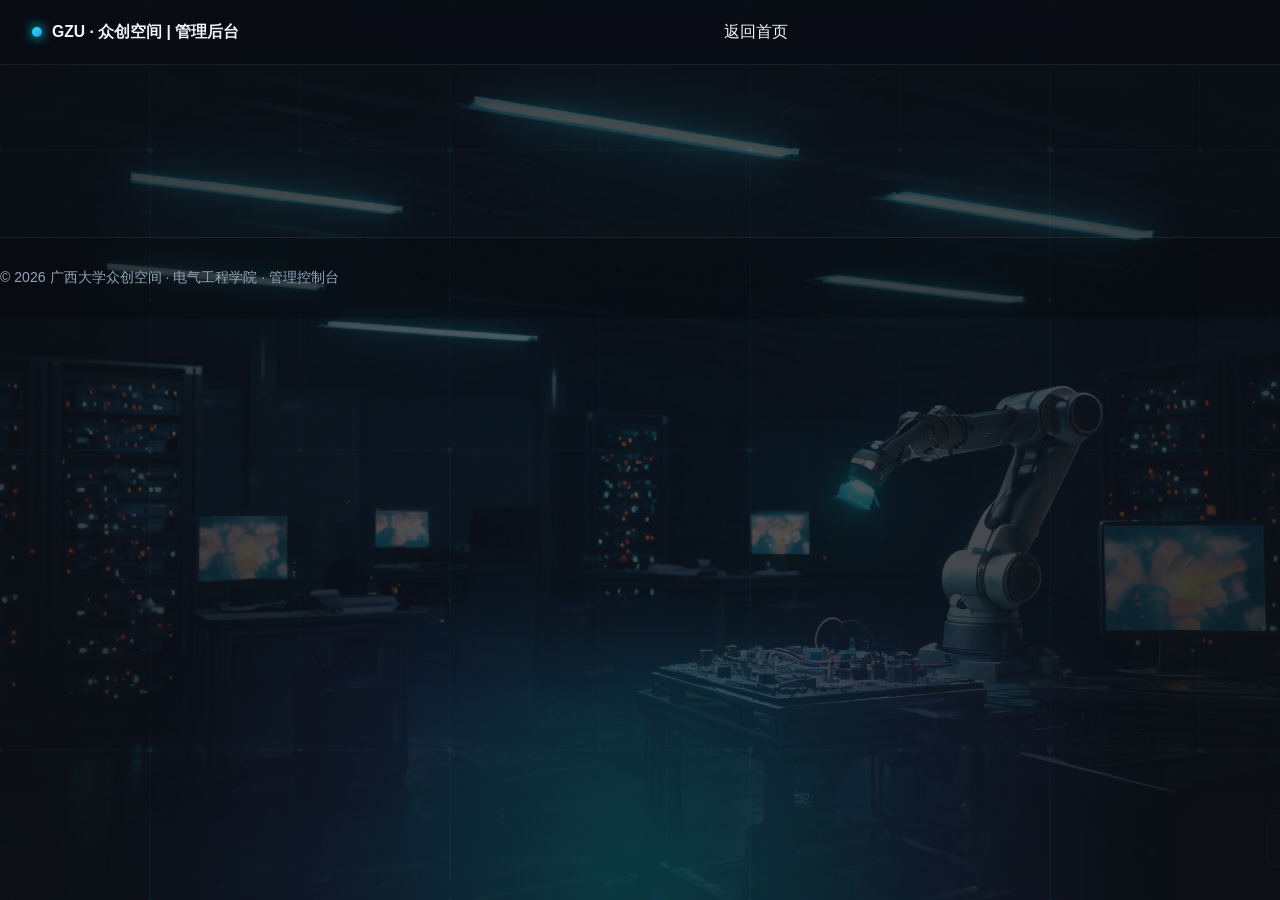
<file: admin.html>
<!DOCTYPE html>
<html lang="zh-CN">
<head>
  <meta charset="UTF-8" />
  <meta name="viewport" content="width=device-width, initial-scale=1.0" />
  <title>管理员审批后台 | 广西大学众创空间 · 管理后台</title>
  <link rel="stylesheet" href="css/style.css" />
  <link rel="icon" href="data:image/svg+xml,%3Csvg xmlns='http://www.w3.org/2000/svg' viewBox='0 0 100 100'%3E%3Ctext y='.9em' font-size='90'%3E🛡️%3C/text%3E%3C/svg%3E" />
</head>
<body>

  <nav class="navbar">
    <div class="nav-container">
      <a href="index.html" class="nav-logo">
        <span class="nav-logo-dot"></span>
        <span>GZU · 众创空间 | 管理后台</span>
      </a>
      <ul class="nav-links">
        <li><a href="index.html">返回首页</a></li>
      </ul>
      <div id="nav-user" class="nav-user" style="display:none;">
        <span class="user-email" id="user-email"></span>
        <button class="btn-logout" id="btn-logout">退出登录</button>
      </div>
    </div>
  </nav>

  <main class="admin-page">

    <!-- 未登录提示 -->
    <div id="login-required" style="display:none;text-align:center;padding:120px 20px;">
      <div style="font-size:4rem;margin-bottom:20px;">🔐</div>
      <h2 style="margin-bottom:12px;">请先登录管理员账号</h2>
      <p style="color:var(--text-secondary);margin-bottom:24px;">本页面仅限管理员访问</p>
      <a href="login.html" class="btn btn-primary">前往登录 →</a>
    </div>

    <!-- 无权限提示 -->
    <div id="permission-denied" style="display:none;text-align:center;padding:120px 20px;">
      <div style="font-size:4rem;margin-bottom:20px;">🚫</div>
      <h2 style="margin-bottom:12px;color:var(--danger);">权限不足</h2>
      <p style="color:var(--text-secondary);margin-bottom:12px;">您的账号不是管理员，无法访问审批后台。</p>
      <p style="color:var(--text-muted);font-size:0.9rem;margin-bottom:24px;">
        如需查询您的报名状态，请前往：<a href="login.html" style="color:var(--accent-cyan);">登录 → 我的报名</a>
      </p>
      <button class="btn btn-outline" id="btn-as-user">返回首页</button>
    </div>

    <!-- 管理面板 -->
    <div id="admin-panel" style="display:none;">

      <div class="admin-header">
        <div class="admin-header-left">
          <div class="admin-badge">
            <span class="admin-badge-dot"></span>
            ADMINISTRATION CONSOLE · 仅 <strong style="color:var(--accent-cyan);">is_admin=true</strong> 账号可访问
          </div>
          <h1 class="admin-title">🛡️ 新生报名 · 管理控制台</h1>
          <p class="admin-subtitle">三中心 · 五协会 · 审批 / 权限 / 通知 / 导出 一体化面板</p>
        </div>
        <div class="admin-header-right">
          <button class="btn btn-outline" id="btn-refresh">🔄 刷新数据</button>
        </div>
      </div>

      <!-- 顶部一级大 Tab：报名审核 / 用户管理 / 通知公告 / 导出 -->
      <div class="admin-tabs">
        <div class="admin-tab active" data-tab="audit">
          <span class="admin-tab-icon">📋</span>
          <span class="admin-tab-label">报名审核</span>
          <span class="admin-tab-count" id="tab-count-audit">0</span>
        </div>
        <div class="admin-tab" data-tab="users" data-role="super">
          <span class="admin-tab-icon">👥</span>
          <span class="admin-tab-label">用户与权限</span>
          <span class="admin-tab-count" id="tab-count-users">0</span>
        </div>
        <div class="admin-tab" data-tab="notice">
          <span class="admin-tab-icon">📢</span>
          <span class="admin-tab-label">通知公告</span>
        </div>
        <div class="admin-tab" data-tab="export">
          <span class="admin-tab-icon">📥</span>
          <span class="admin-tab-label">数据导出</span>
        </div>
      </div>

      <!-- ===== Tab 1: 报名审核 ===== -->
      <div class="admin-tab-panel active" id="tab-panel-audit">

        <!-- 统计卡片 -->
        <div class="admin-stats">
          <div class="stat-card total">
            <div class="stat-icon">📊</div>
            <div class="stat-body">
              <div class="num" id="stat-total">0</div>
              <div class="label">报名总数</div>
            </div>
          </div>
          <div class="stat-card pending">
            <div class="stat-icon">⏳</div>
            <div class="stat-body">
              <div class="num" id="stat-pending">0</div>
              <div class="label">待审批</div>
            </div>
          </div>
          <div class="stat-card approved">
            <div class="stat-icon">✅</div>
            <div class="stat-body">
              <div class="num" id="stat-approved">0</div>
              <div class="label">已通过</div>
            </div>
          </div>
          <div class="stat-card rejected">
            <div class="stat-icon">❌</div>
            <div class="stat-body">
              <div class="num" id="stat-rejected">0</div>
              <div class="label">已拒绝</div>
            </div>
          </div>
        </div>

        <!-- 筛选 -->
        <div class="filter-bar glass-filter">
          <div class="form-group">
            <label>状态筛选</label>
            <select id="filter-status" class="form-control">
              <option value="">全部状态</option>
              <option value="pending" selected>待审批</option>
              <option value="approved">已通过</option>
              <option value="rejected">已拒绝</option>
            </select>
          </div>
          <div class="form-group">
            <label>意向方向</label>
            <select id="filter-dept" class="form-control">
              <option value="">全部方向</option>
              <optgroup label="📊 三大中心">
                <option value="管理中心">📊 管理中心</option>
                <option value="创新创业中心">🚀 创新创业中心</option>
                <option value="科普实践中心">🌱 科普实践中心</option>
              </optgroup>
              <optgroup label="🤖 五大协会">
                <option value="人工智能与机器人协会">🤖 人工智能与机器人协会</option>
                <option value="奇客电子协会">⚡ 奇客电子协会</option>
                <option value="电力系统与智能电网协会">🔌 电力系统与智能电网协会</option>
                <option value="电力电子爱好者协会">💡 电力电子爱好者协会</option>
                <option value="物联网与虚拟仪器协会">🛰️ 物联网与虚拟仪器协会</option>
              </optgroup>
              <option value="暂不确定">❓ 暂不确定</option>
            </select>
          </div>
          <div class="form-group grow">
            <label>搜索（姓名 / 学号 / 邮箱）</label>
            <input type="text" id="filter-search" class="form-control" placeholder="输入关键词..." />
          </div>
        </div>

        <!-- 列表 -->
        <div class="table-wrapper glass-table">
          <table>
            <thead>
              <tr>
                <th>姓名</th>
                <th>学号</th>
                <th>学院 / 专业</th>
                <th>年级</th>
                <th>第一志愿</th>
                <th>手机</th>
                <th>邮箱</th>
                <th>状态</th>
                <th>报名时间</th>
                <th>操作</th>
              </tr>
            </thead>
            <tbody id="registrations-body">
              <tr><td colspan="10" class="empty">加载中...</td></tr>
            </tbody>
          </table>
        </div>
      </div>

      <!-- ===== Tab 2: 用户与权限（仅超级管理员可见） ===== -->
      <div class="admin-tab-panel" id="tab-panel-users" data-role="super">

        <div class="glass-card section-card">
          <div class="section-card-header">
            <div>
              <div class="card-tag">ASSOC ADMIN · QUOTA CONTROL</div>
              <h2>🔷 协会管理员分配</h2>
              <p class="section-desc-left">为每个协会分配管理员（每协会最多 4 名）。被分配后，该管理员登录后台只能看到本协会的报名申请。
                <span style="color:var(--accent-cyan);">总管理员（无协会标记）可查看全部报名。</span>
              </p>
            </div>
          </div>

          <!-- 协会名额状态 -->
          <div id="assoc-quota-status" class="quota-status-grid" style="display:grid;grid-template-columns:repeat(auto-fill,minmax(200px,1fr));gap:12px;margin-bottom:20px;">
            <div class="empty" style="grid-column:1/-1;">加载中...</div>
          </div>

          <!-- 分配表单 -->
          <div class="assign-form glass-card-inner" style="margin-bottom:20px;">
            <h3 style="margin:0 0 14px 0;font-size:1rem;">📋 分配协会管理员</h3>
            <div class="form-row" style="display:flex;gap:12px;align-items:flex-end;flex-wrap:wrap;">
              <div class="form-group" style="flex:1;min-width:200px;">
                <label>选择用户（邮箱）</label>
                <input type="text" id="assign-user-email" class="form-control" placeholder="输入用户邮箱..." />
              </div>
              <div class="form-group" style="flex:1;min-width:200px;">
                <label>分配协会</label>
                <select id="assign-association" class="form-control">
                  <option value="" disabled selected>— 选择协会 —</option>
                  <option value="管理中心">📊 管理中心</option>
                  <option value="创新创业中心">🚀 创新创业中心</option>
                  <option value="科普实践中心">🌱 科普实践中心</option>
                  <option value="人工智能与机器人协会">🤖 人工智能与机器人协会</option>
                  <option value="奇客电子协会">⚡ 奇客电子协会</option>
                  <option value="电力系统与智能电网协会">🔌 电力系统与智能电网协会</option>
                  <option value="电力电子爱好者协会">💡 电力电子爱好者协会</option>
                  <option value="物联网与虚拟仪器协会">🛰️ 物联网与虚拟仪器协会</option>
                </select>
              </div>
              <div class="form-group" style="flex:0;">
                <button class="btn btn-primary" id="btn-assign-association" style="white-space:nowrap;">🔷 分配管理员</button>
              </div>
            </div>
            <div id="assign-result" style="margin-top:10px;font-size:0.9rem;"></div>
          </div>

          <!-- 已分配的协会管理员列表 -->
          <div class="table-wrapper glass-table">
            <table>
              <thead>
                <tr>
                  <th>所属协会</th>
                  <th>姓名</th>
                  <th>邮箱</th>
                  <th>当前名额</th>
                  <th>创建时间</th>
                  <th>操作</th>
                </tr>
              </thead>
              <tbody id="assoc-admins-body">
                <tr><td colspan="6" class="empty">加载中...</td></tr>
              </tbody>
            </table>
          </div>
        </div>

        <div class="glass-card section-card" style="margin-top:20px;">
          <div class="section-card-header">
            <div>
              <div class="card-tag">USER · RBAC CONTROL</div>
              <h2>👥 用户与权限管理</h2>
              <p class="section-desc-left">管理系统全部账号，分配管理员权限。
                <span style="color:var(--accent-gold);">🔒 超级管理员 <code>admin@gxu-ai.club</code> 受系统保护，不可被移除管理员身份。</span>
              </p>
            </div>
            <div class="search-box-right">
              <input type="text" id="user-search" class="form-control" placeholder="🔍 搜邮箱 / 姓名 / 学号..." />
            </div>
          </div>

          <div class="table-wrapper glass-table">
            <table>
              <thead>
                <tr>
                  <th>账号状态</th>
                  <th>姓名</th>
                  <th>学号</th>
                  <th>邮箱</th>
                  <th>手机号</th>
                  <th>学院 / 专业</th>
                  <th>邮箱验证</th>
                  <th>管理员权限</th>
                  <th>创建时间</th>
                  <th>操作</th>
                </tr>
              </thead>
              <tbody id="users-body">
                <tr><td colspan="10" class="empty">加载中...</td></tr>
              </tbody>
            </table>
          </div>
        </div>
      </div>

      <!-- ===== Tab 3: 通知公告 ===== -->
      <div class="admin-tab-panel" id="tab-panel-notice">
        <div class="glass-card section-card">
          <div class="section-card-header">
            <div>
              <div class="card-tag">NOTICE · PUBLISH</div>
              <h2>📢 发布通知公告</h2>
              <p class="section-desc-left">向全站用户推送通知（所有管理员均可发布，发布后全站可见）。</p>
            </div>
          </div>
          <div id="notice-alert"></div>
          <div class="glass-card-inner" style="padding:18px 20px;margin-bottom:20px;">
            <div style="display:grid;grid-template-columns:1fr 2fr;gap:12px;margin-bottom:12px;">
              <input id="notice-title" class="form-control" placeholder="公告标题（必填）" />
              <input id="notice-content" class="form-control" placeholder="公告内容（必填）" />
            </div>
            <button id="btn-publish-notice" class="btn btn-primary">📢 发布公告</button>
          </div>
          <div class="table-wrapper glass-table">
            <table>
              <thead>
                <tr>
                  <th style="width:22%;">标题</th>
                  <th style="width:40%;">内容</th>
                  <th style="width:15%;">发布者</th>
                  <th style="width:13%;">发布时间</th>
                  <th style="width:10%;">操作</th>
                </tr>
              </thead>
              <tbody id="notices-body"></tbody>
            </table>
          </div>
        </div>
      </div>

      <!-- ===== Tab 4: 数据导出 ===== -->
      <div class="admin-tab-panel" id="tab-panel-export">
        <div class="glass-card section-card">
          <div class="section-card-header">
            <div>
              <div class="card-tag">DATA · EXPORT</div>
              <h2>📥 数据导出中心</h2>
              <p class="section-desc-left">一键导出当届招新的全部数据，Excel 兼容（带 UTF-8 BOM）。</p>
            </div>
          </div>

          <div class="export-grid">
            <div class="export-item glass-card-inner">
              <div class="export-icon">📋</div>
              <div class="export-info">
                <h3>完整报名表（CSV）</h3>
                <p>包含全部学生 · 全部字段 · 审批状态与备注 · 可直接 Excel 打开</p>
                <button class="btn btn-primary" id="btn-export">📥 立即导出</button>
              </div>
            </div>
            <div class="export-item glass-card-inner" data-role="super">
              <div class="export-icon">👥</div>
              <div class="export-info">
                <h3>用户账号清单（CSV）</h3>
                <p>全部注册用户的邮箱 / 姓名 / 学号 / 管理员权限状态 · 🔒 仅超管可见</p>
                <button class="btn btn-outline" id="btn-export-users">📥 导出用户清单</button>
              </div>
            </div>
          </div>
        </div>
      </div>

    </div>
  </main>

  <!-- 详情 Modal -->
  <div class="modal-mask" id="detail-modal">
    <div class="modal">
      <div class="modal-header">
        <h3>📋 报名详情</h3>
        <button class="modal-close" id="modal-close">×</button>
      </div>
      <div class="modal-body" id="detail-body"><!-- 动态注入 --></div>
    </div>
  </div>

  <footer class="footer">
    <p>© 2026 广西大学众创空间 · 电气工程学院 · 管理控制台</p>
  </footer>

  <script type="module" src="js/supabase-init.js"></script>
  <script type="module" src="js/admin.js"></script>
</body>
</html>
</file>
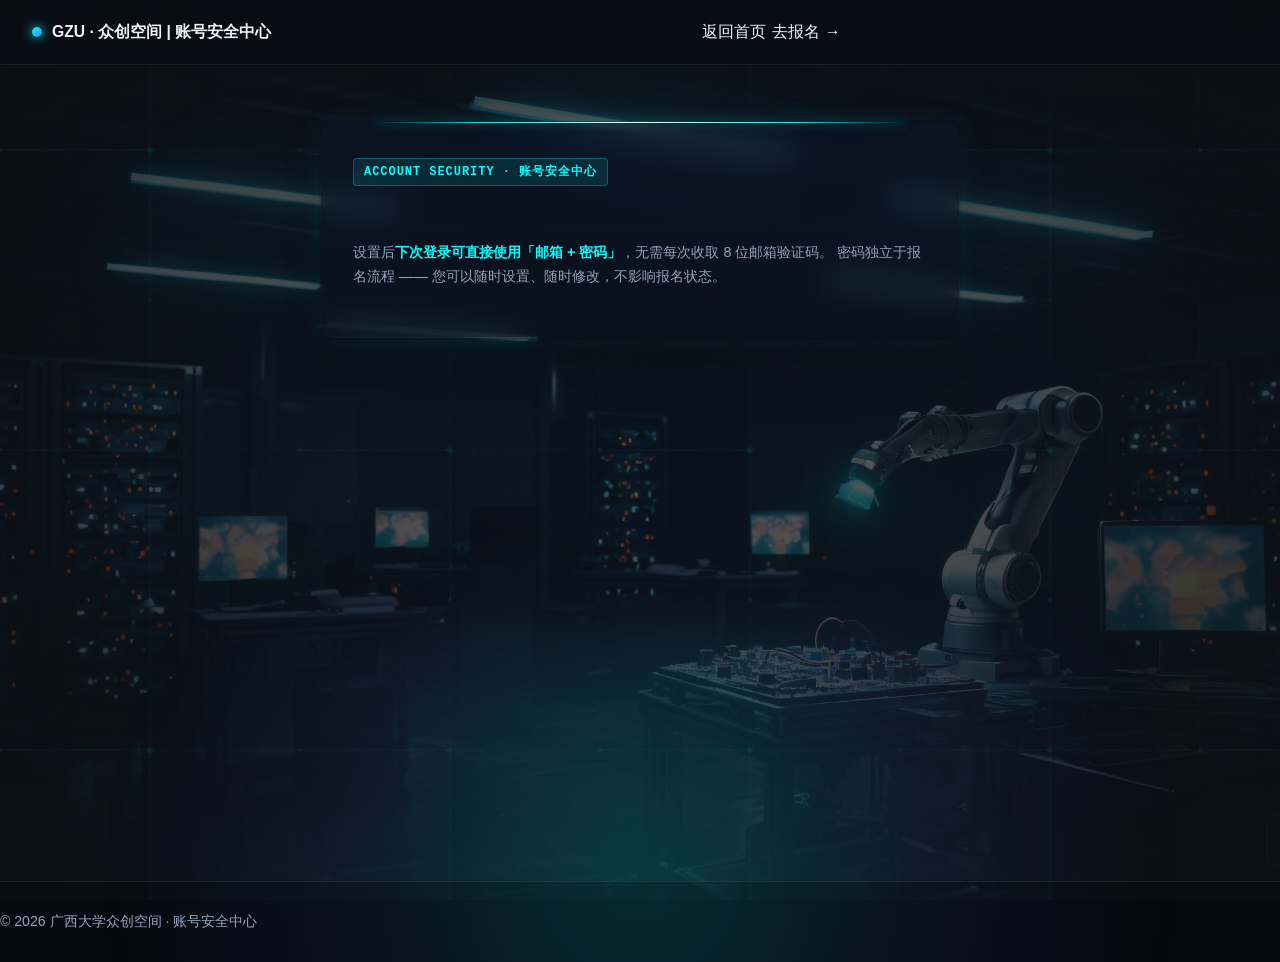
<file: change-password.html>
<!DOCTYPE html>
<html lang="zh-CN">
<head>
  <meta charset="UTF-8" />
  <meta name="viewport" content="width=device-width, initial-scale=1.0" />
  <title>设置登录密码 | 广西大学众创空间 · 招新系统</title>
  <link rel="stylesheet" href="css/style.css" />
  <link rel="icon" href="data:image/svg+xml,%3Csvg xmlns='http://www.w3.org/2000/svg' viewBox='0 0 100 100'%3E%3Ctext y='.9em' font-size='90'%3E🔐%3C/text%3E%3C/svg%3E" />
</head>
<body>

  <nav class="navbar">
    <div class="nav-container">
      <a href="index.html" class="nav-logo">
        <span class="nav-logo-dot"></span>
        <span>GZU · 众创空间 | 账号安全中心</span>
      </a>
      <ul class="nav-links">
        <li><a href="index.html">返回首页</a></li>
        <li><a href="register.html">去报名 →</a></li>
      </ul>
      <div id="nav-user" class="nav-user" style="display:none;">
        <span class="user-email" id="user-email"></span>
        <button class="btn-logout" id="btn-logout">退出登录</button>
      </div>
    </div>
  </nav>

  <main class="form-page">
    <div class="form-card" style="max-width:640px;">
      <div style="text-align:left;margin-bottom:20px;">
        <div class="card-tag" style="margin-bottom:10px;">ACCOUNT SECURITY · 账号安全中心</div>
        <h1 style="font-size:1.7rem;font-weight:800;margin-bottom:8px;line-height:1.3;">
          🔐 设置 / 修改登录密码
        </h1>
        <p class="section-desc-left" style="margin:0;">
          设置后<strong style="color:var(--accent-cyan);">下次登录可直接使用「邮箱 + 密码」</strong>，无需每次收取 8 位邮箱验证码。
          密码独立于报名流程 —— 您可以随时设置、随时修改，不影响报名状态。
        </p>
      </div>

      <div id="alert" class="alert"></div>

      <!-- 未登录提示 -->
      <div id="login-required" style="display:none;text-align:center;padding:50px 20px;">
        <div style="font-size:3rem;margin-bottom:14px;">🔐</div>
        <h3 style="margin-bottom:10px;">请先完成邮箱登录</h3>
        <p style="color:var(--text-muted);margin-bottom:18px;line-height:1.7;">
          设置密码必须先通过<strong>邮箱验证码登录</strong>验证账号归属。
          <br/>即将跳转到登录页……
        </p>
        <a href="login.html?redirect=change-password.html" class="btn btn-primary">立即登录 →</a>
      </div>

      <!-- 身份卡 + 密码表单（登录后显示） -->
      <div id="pwd-panel" style="display:none;">

        <!-- 身份信息栏（只读，从 Auth 登录态获取） -->
        <div class="identity-card">
          <div class="identity-left">
            <div class="identity-title" style="color:#22c55e;">✅ 邮箱已验证通过</div>
            <div class="identity-hint">以下邮箱作为您的登录账号，密码设置后绑定到该邮箱</div>
          </div>
          <div class="identity-right">
            <div class="identity-label">当前登录邮箱</div>
            <div class="identity-email" id="current-email"></div>
            <div style="margin-top:8px;display:flex;gap:10px;justify-content:flex-end;flex-wrap:wrap;">
              <a href="register.html" class="btn btn-outline" style="padding:6px 14px;font-size:0.83rem;">📝 去填写报名表 →</a>
              <a href="#" id="logout-link" class="btn btn-outline" style="padding:6px 14px;font-size:0.83rem;">切换邮箱</a>
            </div>
          </div>
        </div>

        <!-- 独立密码设置表单（单独提交，不与报名资料混淆） -->
        <form id="password-form" style="margin-top:20px;">
          <!-- 场景 1：首次设置密码（无旧密码） -->
          <div id="hint-first-set" style="display:none;margin-bottom:18px;padding:14px 16px;border-radius:10px;background:linear-gradient(90deg, rgba(59,130,246,0.12), rgba(59,130,246,0.03));border:1px solid rgba(59,130,246,0.35);color:#bfdbfe;line-height:1.7;">
            🌟 <b>您还没有设置过登录密码</b>（目前仅用邮箱验证码登录）。
            <br/>设置后即可在登录页选择「🔑 邮箱密码登录」，更加便捷。
          </div>

          <!-- 场景 2：已有密码 → 提醒"修改后需重新登录" -->
          <div id="hint-modify" style="display:none;margin-bottom:18px;padding:14px 16px;border-radius:10px;background:linear-gradient(90deg, rgba(250,204,21,0.1), rgba(250,204,21,0.03));border:1px solid rgba(250,204,21,0.4);color:var(--accent-gold);line-height:1.7;">
            ⚠️ <b>当前已设置过密码</b>。修改成功后，<strong>所有设备上的登录会话会被自动退出</strong>，请使用新密码重新登录。
          </div>

          <div class="form-group">
            <label for="password">新密码 <span class="req">*</span></label>
            <input type="password" id="password" class="form-control"
                   placeholder="至少 6 位，建议字母 + 数字 + 符号（如 Gxu@2026）"
                   minlength="6" required autocomplete="new-password" />
            <div class="form-tips" style="margin-top:4px;">
              💡 推荐格式：大写字母 + 小写字母 + 数字 + 符号（长度 ≥ 8，避免 Supabase weak password 风控）
            </div>
          </div>

          <div class="form-group">
            <label for="password_confirm">确认新密码 <span class="req">*</span></label>
            <input type="password" id="password_confirm" class="form-control"
                   placeholder="再输入一次相同的新密码"
                   minlength="6" required autocomplete="new-password" />
          </div>

          <button type="submit" class="btn btn-primary btn-submit" id="submit-btn">
            💾 保存登录密码
          </button>

          <div class="form-footer" style="margin-top:24px;">
            <p style="font-size:0.88rem;">忘记密码？<a href="login.html#reset">前往登录页 → 通过邮箱验证码重置</a></p>
          </div>
        </form>
      </div>

    </div>
  </main>

  <footer class="footer">
    <p>© 2026 广西大学众创空间 · 账号安全中心</p>
  </footer>

  <script type="module" src="js/supabase-init.js"></script>
  <script type="module" src="js/change-password.js"></script>
</body>
</html>
</file>
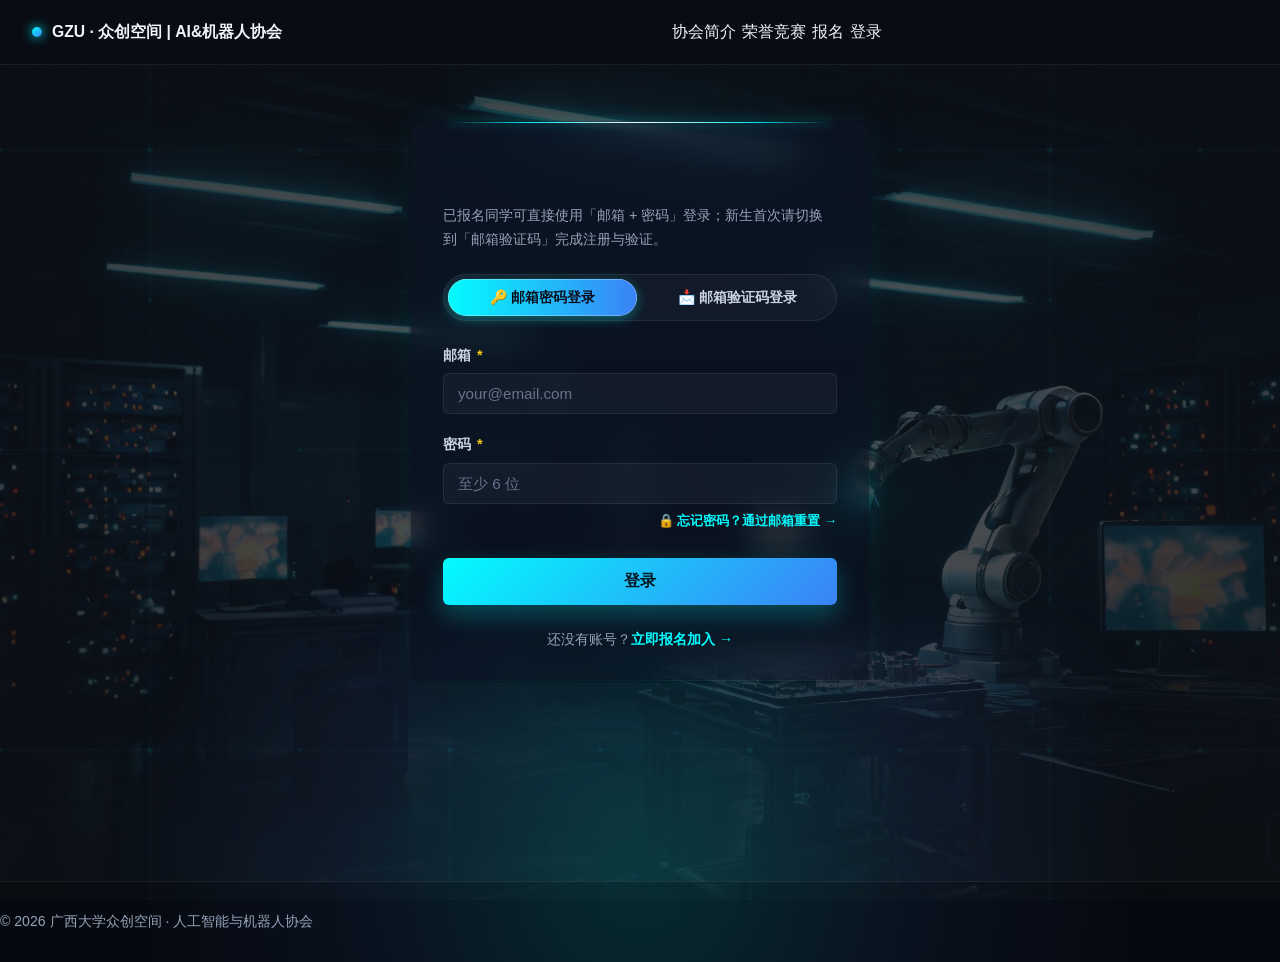
<file: login.html>
<!DOCTYPE html>
<html lang="zh-CN">
<head>
  <meta charset="UTF-8" />
  <meta name="viewport" content="width=device-width, initial-scale=1.0" />
  <title>登录 | 广西大学众创空间 · AI与机器人协会招新</title>
  <link rel="stylesheet" href="css/style.css" />
  <link rel="icon" href="data:image/svg+xml,%3Csvg xmlns='http://www.w3.org/2000/svg' viewBox='0 0 100 100'%3E%3Ctext y='.9em' font-size='90'%3E🔐%3C/text%3E%3C/svg%3E" />
</head>
<body>

  <nav class="navbar">
    <div class="nav-container">
      <a href="index.html" class="nav-logo">
        <span class="nav-logo-dot"></span>
        <span>GZU · 众创空间 | AI&amp;机器人协会</span>
      </a>
      <ul class="nav-links">
        <li><a href="index.html#about">协会简介</a></li>
        <li><a href="index.html#honors">荣誉竞赛</a></li>
        <li><a href="register.html">报名</a></li>
        <li><a href="login.html" class="active">登录</a></li>
      </ul>
    </div>
  </nav>

  <main class="form-page">
    <div class="form-card" id="login-card">
      <h1>🔐 登录入口</h1>
      <p class="form-sub" id="form-sub">
        已报名同学可直接使用「邮箱 + 密码」登录；新生首次请切换到「邮箱验证码」完成注册与验证。
      </p>

      <!-- 双 Tab 切换：默认密码登录（方便二次登录），OTP 作为备选 -->
      <div class="auth-tabs" role="tablist">
        <button type="button" class="auth-tab-btn active" data-auth-tab="password" role="tab" aria-selected="true">
          🔑 邮箱密码登录
        </button>
        <button type="button" class="auth-tab-btn" data-auth-tab="otp" role="tab" aria-selected="false">
          📩 邮箱验证码登录
        </button>
      </div>

      <div id="alert" class="alert"></div>

      <!-- ===== 模式 1：邮箱 + 密码（默认 Tab，所有已设置密码的用户通用） ===== -->
      <form id="password-form">
        <div class="form-group">
          <label for="pwd-email">邮箱 <span class="req">*</span></label>
          <input type="email" id="pwd-email" class="form-control" placeholder="your@email.com" required autocomplete="email" />
        </div>
        <div class="form-group">
          <label for="pwd-password">密码 <span class="req">*</span></label>
          <input type="password" id="pwd-password" class="form-control" placeholder="至少 6 位" required minlength="6" autocomplete="current-password" />
          <div class="hint-line" style="justify-content:flex-end;margin-top:6px;">
            <a href="#" id="forgot-link" style="font-size:0.82rem;color:var(--accent-cyan);">🔒 忘记密码？通过邮箱重置 →</a>
          </div>
        </div>
        <button type="submit" class="btn btn-primary btn-submit" id="pwd-submit-btn">登录</button>
      </form>

      <!-- ===== 模式 2：OTP 8 位邮箱验证码（新生首次用 = 自动注册 + 验证邮箱） ===== -->
      <form id="otp-form" style="display:none;">
        <!-- Step 1: 输入邮箱，发送验证码 -->
        <div class="form-group" id="otp-step-email">
          <label for="otp-email">邮箱 <span class="req">*</span></label>
          <input type="email" id="otp-email" class="form-control" placeholder="新生首次请填常用邮箱" required autocomplete="email" />
        </div>
        <!-- Step 2: 8 位验证码输入框 + 重发倒计时（发送后显示） -->
        <div class="form-group" id="otp-step-code" style="display:none;">
          <label for="otp-token">8 位邮箱验证码 <span class="req">*</span></label>
          <input type="text" id="otp-token" name="otp-token" class="form-control" inputmode="numeric"
                 pattern="[0-9A-Za-z]*" maxlength="32" placeholder="粘贴邮件中显示的 8 位验证码" disabled autocomplete="one-time-code" />
          <div class="hint-line">
            <a href="#" id="resend-link" style="pointer-events:none;opacity:0.5;">重新发送验证码</a>
            <span id="resend-countdown" style="color:var(--text-muted);font-size:0.85rem;margin-left:8px;"></span>
          </div>
        </div>

        <button type="submit" class="btn btn-primary btn-submit" id="otp-submit-btn">
          发送验证码
        </button>
      </form>

      <div class="form-footer">
        <p>还没有账号？<a href="register.html">立即报名加入 →</a></p>

        <p id="otp-hint-line" style="font-size:0.82rem;color:var(--text-muted);margin-top:10px;display:none;">
          💡 <span style="color:var(--accent-gold);">小贴士：</span>首次使用邮箱验证码登录后，可在报名页「设置登录密码」，下次直接密码登录，不用再收验证码。
        </p>
      </div>
    </div>
  </main>

  <footer class="footer">
    <p>© 2026 广西大学众创空间 · 人工智能与机器人协会</p>
  </footer>

  <script type="module" src="js/supabase-init.js"></script>
  <script type="module" src="js/auth.login.js"></script>
</body>
</html>
</file>
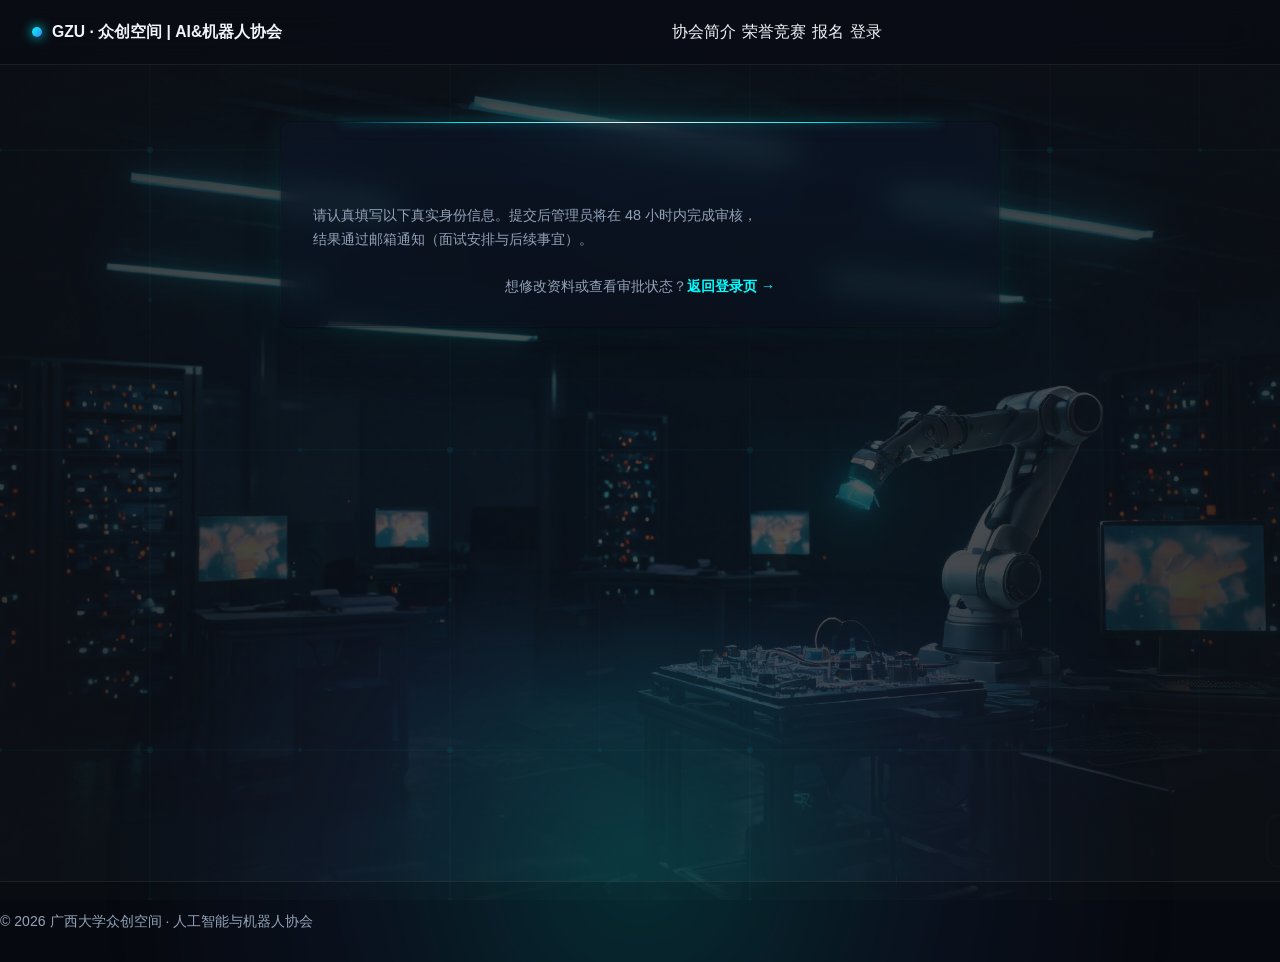
<file: register.html>
<!DOCTYPE html>
<html lang="zh-CN">
<head>
  <meta charset="UTF-8" />
  <meta name="viewport" content="width=device-width, initial-scale=1.0" />
  <title>新生报名 | 广西大学众创空间 · AI与机器人协会招新</title>
  <link rel="stylesheet" href="css/style.css" />
  <link rel="icon" href="data:image/svg+xml,%3Csvg xmlns='http://www.w3.org/2000/svg' viewBox='0 0 100 100'%3E%3Ctext y='.9em' font-size='90'%3E📝%3C/text%3E%3C/svg%3E" />
</head>
<body>

  <nav class="navbar">
    <div class="nav-container">
      <a href="index.html" class="nav-logo">
        <span class="nav-logo-dot"></span>
        <span>GZU · 众创空间 | AI&amp;机器人协会</span>
      </a>
      <ul class="nav-links">
        <li><a href="index.html#about">协会简介</a></li>
        <li><a href="index.html#honors">荣誉竞赛</a></li>
        <li><a href="register.html" class="active">报名</a></li>
        <li><a href="login.html">登录</a></li>
      </ul>
    </div>
  </nav>

  <main class="form-page">
    <div class="form-card" style="max-width:720px;">
      <h1>📝 2026 新生入会报名</h1>
      <p class="form-sub">
        请认真填写以下真实身份信息。提交后管理员将在 48 小时内完成审核，
        <br/>结果通过邮箱通知（面试安排与后续事宜）。
      </p>

      <div id="alert" class="alert"></div>

      <!-- 身份信息栏（只读，从 Auth 登录态获取） -->
      <div id="identity-card" class="identity-card" style="display:none;">
        <div class="identity-left">
          <div class="identity-title">✅ 邮箱已验证通过</div>
          <div class="identity-hint">以下邮箱将作为您的报名联系方式与登录账号</div>
        </div>
        <div class="identity-right">
          <div class="identity-label">当前登录邮箱</div>
          <div class="identity-email" id="current-email"></div>
          <div style="display:flex;gap:8px;margin-top:8px;justify-content:flex-end;flex-wrap:wrap;">
            <a href="change-password.html" class="btn btn-outline" style="padding:5px 12px;font-size:0.82rem;">
              🔐 设置/修改登录密码 →
            </a>
            <a href="#" id="logout-link" style="font-size:0.82rem;color:var(--text-muted);padding-top:5px;">切换其他邮箱</a>
          </div>
        </div>
      </div>

      <!-- 纯报名表（账号信息：已经通过邮箱 OTP 验证，无需再填邮箱） -->
      <!-- ⚠️ 注意：设置/修改登录密码已独立到 change-password.html，与报名流程彻底解耦 -->
      <form id="register-form" style="display:none;">
        <h3 style="color:var(--accent-cyan);font-size:1.05rem;margin:20px 0 14px;padding-bottom:8px;border-bottom:1px solid var(--border-light);">
          ① 个人基本信息
        </h3>

        <div class="form-row">
          <div class="form-group">
            <label for="name">姓名 <span class="req">*</span></label>
            <input type="text" id="name" class="form-control" placeholder="真实姓名" required maxlength="20" />
          </div>
          <div class="form-group">
            <label for="gender">性别 <span class="req">*</span></label>
            <select id="gender" class="form-control" required>
              <option value="">请选择</option>
              <option value="男">男</option>
              <option value="女">女</option>
              <option value="其他">其他 / 不愿透露</option>
            </select>
          </div>
        </div>

        <div class="form-row">
          <div class="form-group">
            <label for="student_id">学号 <span class="req">*</span></label>
            <input type="text" id="student_id" class="form-control" placeholder="例如 2501234567" required maxlength="20" />
          </div>
          <div class="form-group">
            <label for="phone">手机号 <span class="req">*</span></label>
            <input type="tel" id="phone" class="form-control" placeholder="11 位手机号码" required pattern="1[3-9]\d{9}" maxlength="11" />
          </div>
        </div>

        <div class="form-row">
          <div class="form-group">
            <label for="college">学院 <span class="req">*</span></label>
            <input type="text" id="college" class="form-control" placeholder="如 计算机与电子信息学院" required maxlength="50" />
          </div>
          <div class="form-group">
            <label for="major">专业 <span class="req">*</span></label>
            <input type="text" id="major" class="form-control" placeholder="如 人工智能" required maxlength="50" />
          </div>
        </div>

        <div class="form-row">
          <div class="form-group">
            <label for="grade">年级 <span class="req">*</span></label>
            <select id="grade" class="form-control" required>
              <option value="">请选择</option>
              <option value="2026级">2026级（大一）</option>
              <option value="2025级">2025级（大二）</option>
              <option value="2024级">2024级（大三）</option>
              <option value="2023级">2023级（大四）</option>
              <option value="研究生">研究生</option>
            </select>
          </div>
          <div class="form-group">
            <label for="first_department">意向方向（第一志愿）<span class="req">*</span></label>
            <select id="first_department" class="form-control" required>
              <option value="">请选择要加入的中心 / 协会</option>
              <!-- 三大职能中心 -->
              <optgroup label="📊 三大中心（职能 · 管理与孵化）">
                <option value="管理中心">📊 管理中心（组织·外联·北苑管理）</option>
                <option value="创新创业中心">🚀 创新创业中心（互联网+·挑战杯·大创孵化）</option>
                <option value="科普实践中心">🌱 科普实践中心（志愿·宣讲·科技展会）</option>
              </optgroup>
              <!-- 五大专业技术协会 -->
              <optgroup label="🤖 五大协会（专业技术 · 竞赛科研）">
                <option value="人工智能与机器人协会">🤖 人工智能与机器人协会（AI·机械臂·机器人·VR·HCI）</option>
                <option value="奇客电子协会">⚡ 奇客电子协会（单片机·嵌入式·智能硬件·电子制作）</option>
                <option value="电力系统与智能电网协会">🔌 电力系统与智能电网协会（建模·电气大赛·保研综测）</option>
                <option value="电力电子爱好者协会">💡 电力电子爱好者协会（节能减排·PLC·光电·机器视觉）</option>
                <option value="物联网与虚拟仪器协会">🛰️ 物联网与虚拟仪器协会（物联网·新媒体·软著专利）</option>
              </optgroup>
              <!-- 兜底 -->
              <option value="暂不确定">❓ 暂不确定（服从调剂安排）</option>
            </select>
          </div>
        </div>

        <div class="form-group">
          <label for="second_department">第二志愿（可选）</label>
          <select id="second_department" class="form-control">
            <option value="">无 / 服从调剂</option>
            <optgroup label="📊 三大中心">
              <option value="管理中心">📊 管理中心</option>
              <option value="创新创业中心">🚀 创新创业中心</option>
              <option value="科普实践中心">🌱 科普实践中心</option>
            </optgroup>
            <optgroup label="🤖 五大协会">
              <option value="人工智能与机器人协会">🤖 人工智能与机器人协会</option>
              <option value="奇客电子协会">⚡ 奇客电子协会</option>
              <option value="电力系统与智能电网协会">🔌 电力系统与智能电网协会</option>
              <option value="电力电子爱好者协会">💡 电力电子爱好者协会</option>
              <option value="物联网与虚拟仪器协会">🛰️ 物联网与虚拟仪器协会</option>
            </optgroup>
          </select>
        </div>

        <h3 style="color:var(--accent-cyan);font-size:1.05rem;margin:20px 0 14px;padding-bottom:8px;border-bottom:1px solid var(--border-light);">
          ③ 背景与经历（让我们更了解你）
        </h3>

        <div class="form-group">
          <label for="skills">已有技能 / 经验（编程语言、软件工具、竞赛经历等）</label>
          <textarea id="skills" class="form-control" rows="3" placeholder="例如：Python / C++ 基础，会用 PS、PR，参加过校编程比赛，无经验也欢迎～"></textarea>
        </div>

        <div class="form-group">
          <label for="motivation">报名动机 &amp; 自我介绍 <span class="req">*</span></label>
          <textarea id="motivation" class="form-control" rows="4" required placeholder="简单介绍一下自己：为什么想加入我们？未来想在哪些方向学习和成长？（不少于 30 字）" minlength="30"></textarea>
          <div class="form-tips">💡 真诚比花哨更重要，我们看重的是你的意愿和潜力。</div>
        </div>

        <div class="form-group">
          <label for="expectation">对协会的期望 / 想问的问题</label>
          <textarea id="expectation" class="form-control" rows="2" placeholder="可以留空～"></textarea>
        </div>

        <button type="submit" class="btn btn-primary btn-submit" id="submit-btn">
          ✅ 提交报名申请
        </button>
      </form>

      <div class="form-footer">
        <p>想修改资料或查看审批状态？<a href="login.html">返回登录页 →</a></p>
      </div>
    </div>
  </main>

  <footer class="footer">
    <p>© 2026 广西大学众创空间 · 人工智能与机器人协会</p>
  </footer>

  <script type="module" src="js/supabase-init.js"></script>
  <script type="module" src="js/register.js"></script>
</body>
</html>
</file>
<file: css/style.css>
/* ================================================================
/*   广西大学众创空间 · 招新官网 2026 样式表
   视觉基调：深色赛博科技（深蓝近黑）+ 青色电光（#03FCFE）+ 金色辅助
   ================================================================ */

/* ---------- 0. 全局变量 ---------- */
:root {
  --bg-deep:      #090c14;   /* 最深背景（body）*/
  --bg-page:      #0d1117;   /* 页面标准背景 */
  --bg-card:      #141b2b;   /* 卡片内部背景 */
  --bg-elevated:  #1a2238;   /* 抬升的面板背景 */
  --border-light: rgba(255,255,255,0.08);  /* 浅色描边 */
  --border-glass: rgba(255,255,255,0.14);  /* 毛玻璃描边 */
  --text-primary: #f1f5f9;   /* 主文字 */
  --text-secondary:#cbd5e1;  /* 次级文字 */
  --text-muted:   #94a3b8;   /* 弱化文字 */
  --accent-cyan:  #03FCFE;   /* 主色：电光青 */
  --accent-cyan-dim: rgba(3,252,254,0.35);
  --accent-blue:  #3b82f6;
  --accent-gold:  #facc15;   /* 辅助色：金色 */
  --accent-gold-dim: rgba(250,204,21,0.3);
  --accent-red:   #ef4444;
  --accent-purple:#a855f7;
  --accent-green: #22c55e;
  --gradient-cyan-blue: linear-gradient(135deg,#03FCFE 0%,#3b82f6 100%);
  --gradient-cyan-gold: linear-gradient(135deg,#03FCFE 0%,#facc15 100%);
  --shadow-glow-cyan: 0 0 30px rgba(3,252,254,0.25);
  --shadow-card-hover: 0 25px 50px rgba(0,0,0,0.5), 0 0 0 1px rgba(3,252,254,0.2);
  --radius-lg: 10px;
  --radius-md: 8px;
  --radius-sm: 6px;
  --nav-height: 64px;
  --glow-cyan: drop-shadow(0 0 6px rgba(3,252,254,0.55)) drop-shadow(0 0 14px rgba(3,252,254,0.25));
  --glow-gold: drop-shadow(0 0 6px rgba(250,204,21,0.55)) drop-shadow(0 0 14px rgba(250,204,21,0.2));
}

/* ---------- 1. Reset ---------- */
*,*::before,*::after { box-sizing:border-box; margin:0; padding:0; }
html { scroll-behavior:smooth; }
body {
  font-family: -apple-system, BlinkMacSystemFont, "PingFang SC", "Microsoft YaHei",
               "Helvetica Neue", Arial, sans-serif;
  /* 最底层：AI 智能设备实验室真实场景背景（fixed 不随滚动移动 → 视差感） */
  background-color: var(--bg-deep);
  background-image: url('../images/ai-lab-bg.jpg');
  background-size: cover;
  background-position: center;
  background-repeat: no-repeat;
  background-attachment: fixed;
  color: var(--text-primary);
  line-height: 1.7;
  min-height: 100vh;
  overflow-x: hidden;
  position: relative;
}
body::before {
  /* 层1：黑色渐变遮罩（暗化真实背景图，保证文字可读）
     层2：SVG 电路纹理叠加在遮罩上（保持原来的科技感）
     叠放顺序：前面的 background-image 在上面 → 先 SVG 再 遮罩渐变
  */
  content:'';
  position: fixed;
  inset: 0;
  background-image:
    url("data:image/svg+xml;utf8,<svg xmlns='http://www.w3.org/2000/svg' width='300' height='300' viewBox='0 0 300 300'><path d='M0 150 L 150 150 L 150 300' stroke='%2303FCFE' stroke-opacity='0.035' stroke-width='1' fill='none'/><path d='M300 0 L 300 150 L 150 150 L 150 0' stroke='%2303FCFE' stroke-opacity='0.025' stroke-width='1' fill='none'/><circle cx='150' cy='150' r='3' fill='%2303FCFE' fill-opacity='0.06'/><circle cx='0' cy='150' r='2' fill='%2303FCFE' fill-opacity='0.05'/><circle cx='300' cy='150' r='2' fill='%2303FCFE' fill-opacity='0.05'/><circle cx='150' cy='0' r='2' fill='%2303FCFE' fill-opacity='0.05'/><circle cx='150' cy='300' r='2' fill='%2303FCFE' fill-opacity='0.05'/></svg>"),
    /* 遮罩：顶部+四周更暗（避免亮部抢字），中部轻微透亮一点，让设备轮廓微微透出来 */
    linear-gradient(180deg, rgba(13,17,23,0.72) 0%, rgba(13,17,23,0.48) 12%, rgba(13,17,23,0.52) 55%, rgba(13,17,23,0.72) 100%),
    radial-gradient(ellipse at center, rgba(13,17,23,0.30) 0%, rgba(13,17,23,0.68) 85%);
  background-repeat: repeat, no-repeat, no-repeat;
  background-size: 300px 300px, 100% 100%, 100% 100%;
  pointer-events: none;
  z-index: -1;
}
body::after {
  /* 底部呼吸灯式光晕（保留，压在设备背景上更有一体感） */
  content:'';
  position: fixed;
  left:50%; bottom:-25vh;
  width:1400px; height:500px;
  transform:translateX(-50%);
  background: radial-gradient(circle, rgba(3,252,254,0.18) 0%, rgba(59,130,246,0.08) 40%, transparent 70%);
  filter: blur(30px);
  pointer-events: none;
  z-index: -1;
  animation: breathe 6s ease-in-out infinite;
}
a { color: inherit; text-decoration: none; }
button { cursor: pointer; font-family: inherit; border: none; background: none; color: inherit; }
ul, ol { list-style: none; }
img { max-width: 100%; display: block; }
.container { max-width: 1200px; margin: 0 auto; padding: 0 24px; }
.text-cyan { color: var(--accent-cyan); }
.text-gold { color: var(--accent-gold); }
.cyan { color: var(--accent-cyan); font-weight:700; }
.gold { color: var(--accent-gold); font-weight:700; }

/* ---------- 2. 画布 & 扫描线 ---------- */
#particle-canvas {
  position: fixed;
  inset: 0;
  z-index: -1;
  width: 100%;
  height: 100%;
  pointer-events: none;
}
.scanline {
  position: fixed;
  inset: 0;
  z-index: 9999;
  pointer-events: none;
  background: linear-gradient(180deg, transparent 0%, rgba(3,252,254,0.6) 48%, rgba(3,252,254,0.95) 50%, rgba(3,252,254,0.6) 52%, transparent 100%);
  background-size: 100% 4px;
  transform: translateY(-100vh);
  opacity: 0;
}
.scanline.animate {
  animation: scanSweep 0.9s cubic-bezier(.2,.7,.3,1) forwards;
}
@keyframes scanSweep {
  0%   { transform: translateY(-100vh); opacity: 0; }
  10%  { opacity: 1; }
  90%  { opacity: 1; }
  100% { transform: translateY(100vh); opacity: 0; }
}
@keyframes breathe {
  0%,100% { transform: translateX(-50%) scale(1); opacity: 0.75; }
  50%     { transform: translateX(-50%) scale(1.15); opacity: 1; }
}
@keyframes flash {
  0%,100% { opacity: 1; box-shadow: 0 0 10px currentColor; }
  50%     { opacity: 0.4; box-shadow: 0 0 4px currentColor; }
}
@keyframes floatSoft {
  0%,100% { transform: translateY(0); }
  50%     { transform: translateY(-6px); }
}

/* ---------- 3. 毛玻璃 & 卡片公共（光影思维：透光 + 细边 + 受光高光 + 微弱环境光）---------- */
.glass-panel {
  /* 极光玻璃：极深色超低 alpha 让粒子背景透进来 */
  background: linear-gradient(180deg, rgba(15,22,40,0.14) 0%, rgba(11,16,28,0.10) 100%);
  backdrop-filter: blur(10px) saturate(120%);
  -webkit-backdrop-filter: blur(10px) saturate(120%);
  border: 0.5px solid transparent;
  border-radius: var(--radius-lg);
  /* 渐变细线边框（青→银灰）：用 background-clip trick 实现 */
  position: relative;
  background-clip: padding-box;
  box-shadow:
    0 1px 2px rgba(0,0,0,0.35),                 /* 极轻投影（不是黑色厚块） */
    0 8px 24px rgba(0,0,0,0.18),
    0 0 18px rgba(3,252,254,0.07);                /* 青色环境光：让它像被周围光点亮 */
}
.glass-panel::before {
  /* 顶部 0.5px 渐变细线描边（包在 padding-box 外的 border 区）*/
  content: '';
  position: absolute;
  inset: 0;
  border-radius: inherit;
  padding: 0.5px;
  background: linear-gradient(135deg, rgba(3,252,254,0.55) 0%, rgba(148,163,184,0.28) 40%, rgba(255,255,255,0.08) 100%);
  -webkit-mask: linear-gradient(#fff 0 0) content-box, linear-gradient(#fff 0 0);
          mask: linear-gradient(#fff 0 0) content-box, linear-gradient(#fff 0 0);
  -webkit-mask-composite: xor;
          mask-composite: exclude;
  pointer-events: none;
}
.glass-panel::after {
  /* 顶部受光面高光线：模拟光线打在玻璃顶部的一条亮白/青色带 */
  content: '';
  position: absolute;
  left: 8%; right: 8%; top: 0;
  height: 1px;
  background: linear-gradient(90deg, transparent 0%, rgba(3,252,254,0.9) 20%, rgba(255,255,255,0.95) 50%, rgba(3,252,254,0.9) 80%, transparent 100%);
  border-radius: 999px;
  box-shadow: 0 0 10px rgba(3,252,254,0.6), 0 0 22px rgba(3,252,254,0.25);
  pointer-events: none;
}

.glass-card {
  background: linear-gradient(180deg, rgba(16,23,40,0.10) 0%, rgba(12,17,29,0.08) 100%);
  backdrop-filter: blur(9px) saturate(115%);
  -webkit-backdrop-filter: blur(9px) saturate(115%);
  border: 0.5px solid transparent;
  border-radius: var(--radius-md);
  padding: 22px 20px;
  position: relative;
  background-clip: padding-box;
  overflow: hidden;
  transition: transform 0.35s cubic-bezier(.2,.7,.3,1), box-shadow 0.35s;
  box-shadow:
    0 1px 2px rgba(0,0,0,0.3),
    0 8px 20px rgba(0,0,0,0.14),
    0 0 12px rgba(3,252,254,0.05);
}
.glass-card::before {
  /* 0.5px 渐变细线描边：青→灰（比 panel 更细更淡）*/
  content: '';
  position: absolute;
  inset: 0;
  border-radius: inherit;
  padding: 0.5px;
  background: linear-gradient(135deg, rgba(3,252,254,0.45) 0%, rgba(148,163,184,0.22) 50%, rgba(255,255,255,0.06) 100%);
  -webkit-mask: linear-gradient(#fff 0 0) content-box, linear-gradient(#fff 0 0);
          mask: linear-gradient(#fff 0 0) content-box, linear-gradient(#fff 0 0);
  -webkit-mask-composite: xor;
          mask-composite: exclude;
  pointer-events: none;
}
.glass-card::after {
  /* 顶部受光高光线 */
  content: '';
  position: absolute;
  left: 10%; right: 10%; top: 0;
  height: 0.5px;
  background: linear-gradient(90deg, transparent 0%, rgba(3,252,254,0.8) 25%, rgba(255,255,255,0.95) 50%, rgba(3,252,254,0.8) 75%, transparent 100%);
  box-shadow: 0 0 8px rgba(3,252,254,0.5);
  pointer-events: none;
}
.glass-card:hover {
  transform: translateY(-3px);
  /* hover 时增强青色环境光，像被点亮：不再加边框颜色，只发光 */
  box-shadow:
    0 4px 8px rgba(0,0,0,0.32),
    0 18px 40px rgba(0,0,0,0.22),
    0 0 28px rgba(3,252,254,0.18);
}

/* 高亮卡片（荣誉/硬核成果）：金色环境光 + 细金线 */
.highlight-card {
  position: relative;
}
.highlight-card::before {
  background: linear-gradient(135deg, rgba(250,204,21,0.55) 0%, rgba(3,252,254,0.3) 50%, rgba(255,255,255,0.08) 100%);
}
.highlight-card::after {
  background: linear-gradient(90deg, transparent 0%, rgba(250,204,21,0.9) 20%, rgba(255,255,255,0.95) 50%, rgba(250,204,21,0.9) 80%, transparent 100%);
  box-shadow: 0 0 10px rgba(250,204,21,0.55), 0 0 24px rgba(250,204,21,0.25);
}
.highlight-card:hover {
  box-shadow:
    0 4px 8px rgba(0,0,0,0.32),
    0 18px 40px rgba(0,0,0,0.22),
    0 0 34px rgba(250,204,21,0.22),
    0 0 20px rgba(3,252,254,0.12);
}

/* ---------- 4. 顶部导航栏 ---------- */
.navbar {
  position: sticky;
  top: 0;
  z-index: 100;
  background: rgba(9,12,20,0.72);
  backdrop-filter: blur(20px);
  -webkit-backdrop-filter: blur(20px);
  border-bottom: 1px solid var(--border-light);
}
.nav-container {
  max-width: 1400px;
  margin: 0 auto;
  padding: 0 32px;
  height: var(--nav-height);
  display: flex;
  align-items: center;
  justify-content: space-between;
  gap: 24px;
}
.nav-logo {
  display: flex;
  align-items: center;
  gap: 10px;
  font-weight: 800;
  font-size: 0.98rem;
  white-space: nowrap;
  color: var(--text-primary);
}
.nav-logo-dot {
  width: 10px; height: 10px;
  background: var(--gradient-cyan-blue);
  border-radius: 50%;
  box-shadow: 0 0 12px var(--accent-cyan);
  animation: flash 1.8s infinite;
}
.nav-links {
  display: flex;
  align-items: center;
  gap: 6px;
  flex: 1;
  justify-content: center;
  flex-wrap: wrap;
}
.nav-links li { display: inline-flex; align-items: center; }
.level1-link {
  position: relative;
  padding: 10px 18px;
  border-radius: var(--radius-sm);
  font-size: 0.95rem;
  font-weight: 600;
  color: var(--text-secondary);
  transition: all 0.25s ease;
}
.level1-link:hover { color: var(--text-primary); background: rgba(255,255,255,0.04); }
.level1-link.active { color: var(--text-primary); }
.level1-link.active::after {
  content:'';
  position: absolute;
  left: 18px; right: 18px; bottom: 2px;
  height: 3px;
  border-radius: 3px;
  background: var(--gradient-cyan-blue);
  box-shadow: var(--shadow-glow-cyan);
}
#nav-right-links { margin-left: 10px; display: inline-flex; gap: 10px; align-items: center; }
#nav-right-links a:first-of-type { font-weight:500; color: var(--text-secondary); padding: 8px 12px; border-radius: var(--radius-sm); transition: .2s; }
#nav-right-links a:first-of-type:hover { color: var(--text-primary); background: rgba(255,255,255,0.04); }
.nav-cta {
  display: inline-block;
  padding: 9px 20px;
  border-radius: var(--radius-sm);
  font-weight: 700;
  background: var(--gradient-cyan-blue);
  color: #001018 !important;
  box-shadow: 0 8px 20px rgba(3,252,254,0.18);
  transition: all 0.25s ease;
}
.nav-cta:hover { transform: translateY(-2px); box-shadow: 0 12px 26px rgba(3,252,254,0.28); }
.nav-user {
  display: inline-flex;
  align-items: center;
  gap: 10px;
  padding: 6px 8px 6px 14px;
  background: rgba(3,252,254,0.06);
  border: 1px solid rgba(3,252,254,0.2);
  border-radius: 999px;
  max-width: 100%;
}
.user-email {
  font-size: 0.88rem;
  font-family: 'JetBrains Mono', 'Courier New', monospace;
  color: var(--accent-cyan);
  max-width: 200px;
  overflow: hidden;
  text-overflow: ellipsis;
  white-space: nowrap;
}
.btn-user-action {
  padding: 5px 10px;
  border-radius: 999px;
  background: rgba(3,252,254,0.12);
  color: #92f6ff;
  font-size: 0.78rem;
  font-weight: 600;
  transition: all .2s;
  white-space: nowrap;
  border: 1px solid rgba(3,252,254,0.28);
  cursor: pointer;
  text-decoration: none;
  display: inline-flex;
  align-items: center;
  gap: 4px;
}
.btn-user-action.btn-pwd {
  background: rgba(250,204,21,0.15);
  color: #fde68a;
  border-color: rgba(250,204,21,0.35);
}
.btn-user-action.btn-pwd:hover {
  background: rgba(250,204,21,0.28);
  color: #fef3c7;
  box-shadow: 0 0 10px rgba(250,204,21,0.35);
}
.btn-logout {
  padding: 5px 12px;
  border-radius: 999px;
  background: rgba(255,255,255,0.06);
  color: var(--text-secondary);
  font-size: 0.8rem;
  font-weight: 600;
  transition: .2s;
}
.btn-logout:hover { background: rgba(239,68,68,0.15); color: #fecaca; }

/* ---------- 5. 面包屑 ---------- */
.breadcrumb-wrapper { padding-top: 18px; padding-bottom: 4px; }
.breadcrumb {
  display: inline-flex;
  align-items: center;
  flex-wrap: wrap;
  padding: 8px 16px;
  background: rgba(255,255,255,0.03);
  border: 1px solid var(--border-light);
  border-radius: 999px;
  font-size: 0.85rem;
  color: var(--text-muted);
}
.crumb { padding: 0 4px; }
.crumb.crumb-level1 { color: var(--text-secondary); font-weight:600; }
.crumb.crumb-level2 { color: var(--accent-cyan); font-weight:700; }
.crumb-sep { padding: 0 6px; color: rgba(255,255,255,0.2); }

/* ---------- 6. 公共区块/标题 ---------- */
.page-section {
  display: none;
  padding: 16px 0 80px;
  animation: fadeInUp 0.5s ease both;
}
.page-section.active { display: block; }
.section {
  padding: 80px 0;
  width: 100%;
}
.section-title { margin-bottom: 48px; text-align: left; }
.section-tag {
  display: inline-block;
  padding: 4px 14px;
  font-size: 0.78rem;
  font-weight: 700;
  letter-spacing: 2.5px;
  color: var(--accent-cyan);
  background: rgba(3,252,254,0.05);
  border: 0.5px solid rgba(3,252,254,0.45);
  border-radius: 999px;
  margin-bottom: 14px;
}
.section-title h2 {
  font-size: 2.25rem;
  font-weight: 800;
  line-height: 1.2;
  background: linear-gradient(120deg, var(--text-primary) 0%, #cbd5e1 55%, var(--accent-cyan) 100%);
  -webkit-background-clip: text;
          background-clip: text;
  -webkit-text-fill-color: transparent;
  letter-spacing: 0.2px;
}
.section-desc {
  color: var(--text-secondary);
  margin-top: 12px;
  font-size: 1rem;
  max-width: 760px;
  line-height: 1.75;
}
.section-title[style*="text-align:center"] .section-desc { margin-left:auto; margin-right:auto; }

@keyframes fadeInUp {
  0%   { opacity: 0; transform: translateY(20px); }
  100% { opacity: 1; transform: translateY(0); }
}

/* ---------- 7. Hero ---------- */
.hero {
  padding: 56px 24px 40px;
  max-width: 1300px;
  margin: 0 auto;
}
.hero-inner {
  padding: 56px 56px;
  text-align: center;
  position: relative;
  overflow: hidden;
}
.hero-inner::before {
  /* Hero 顶部边缘发光 */
  content:'';
  position: absolute;
  left: 10%; right: 10%; top: 0;
  height: 2px;
  background: var(--gradient-cyan-blue);
  box-shadow: 0 0 20px var(--accent-cyan);
  opacity: 0.7;
}
.hero-badge {
  display: inline-flex;
  align-items: center;
  gap: 10px;
  padding: 6px 18px;
  border-radius: 999px;
  background: rgba(250,204,21,0.08);
  border: 1px solid var(--accent-gold-dim);
  color: var(--accent-gold);
  font-size: 0.85rem;
  font-weight: 600;
  margin-bottom: 28px;
}
.hero-badge-dot {
  display: inline-block;
  width: 8px; height: 8px;
  border-radius: 50%;
  background: var(--accent-gold);
  animation: flash 1.4s infinite;
}
.hero-title {
  font-size: 2.9rem;
  font-weight: 900;
  line-height: 1.25;
  margin-bottom: 22px;
  letter-spacing: 0.5px;
}
.hero-highlight { color: var(--accent-gold); font-weight: 900; }
.hero-gradient-text {
  background: linear-gradient(135deg, #03FCFE 0%, #3b82f6 50%, #facc15 100%);
  -webkit-background-clip: text;
          background-clip: text;
  -webkit-text-fill-color: transparent;
}
.hero-subtitle {
  max-width: 820px;
  margin: 0 auto 36px;
  color: var(--text-secondary);
  font-size: 1.05rem;
  line-height: 1.9;
}
.hero-stats {
  display: grid;
  grid-template-columns: repeat(4,1fr);
  gap: 16px;
  max-width: 900px;
  margin: 0 auto 36px;
}
.stat-card {
  padding: 20px 14px;
  text-align: center;
}
.stat-num {
  font-size: 2rem;
  font-weight: 900;
  line-height: 1;
  margin-bottom: 8px;
  font-family: 'JetBrains Mono','Courier New', monospace;
}
.stat-label { color: var(--text-muted); font-size: 0.9rem; }
.hero-buttons {
  display: flex;
  justify-content: center;
  gap: 14px;
  flex-wrap: wrap;
}

/* 按钮公共 */
.btn {
  display: inline-flex;
  align-items: center;
  justify-content: center;
  gap: 8px;
  padding: 12px 28px;
  border-radius: var(--radius-sm);
  font-weight: 700;
  font-size: 0.96rem;
  transition: all 0.28s cubic-bezier(.2,.7,.3,1);
  cursor: pointer;
  text-align: center;
  white-space: nowrap;
}
.btn-primary {
  background: var(--gradient-cyan-blue);
  color: #001822;
  box-shadow: 0 10px 25px rgba(3,252,254,0.25);
}
.btn-primary:hover {
  transform: translateY(-3px);
  box-shadow: 0 16px 36px rgba(3,252,254,0.38);
}
.btn-gold {
  background: linear-gradient(135deg, #facc15 0%, #f59e0b 100%);
  color: #1f1200;
  font-weight: 700;
  border: 1px solid rgba(250, 204, 21, 0.55);
  box-shadow: 0 10px 25px rgba(250,204,21,0.22);
}
.btn-gold:hover {
  transform: translateY(-2px);
  box-shadow: 0 15px 32px rgba(250,204,21,0.36);
}
.btn-block-sm { padding: 9px 16px; font-size: 0.9rem; border-radius: 8px; display: inline-flex; align-items: center; text-decoration: none; }
.btn-icon-close {
  background: transparent; border: none; color: var(--text-muted);
  font-size: 1.6rem; line-height: 1; cursor: pointer; padding: 2px 8px; border-radius: 6px;
  transition: all 0.2s;
}
.btn-icon-close:hover { color: #f87171; background: rgba(248,113,113,0.08); }
.btn-outline {
  background: transparent;
  border: 1.5px solid var(--border-glass);
  color: var(--text-primary);
  backdrop-filter: blur(8px);
}
.btn-outline:hover {
  border-color: var(--accent-cyan);
  color: var(--accent-cyan);
  background: rgba(3,252,254,0.05);
  transform: translateY(-2px);
}
.btn-large { padding: 16px 38px; font-size: 1.05rem; border-radius: 12px; }

/* ---------- 8. 全息组织架构图（悬浮式全息发光面板 + 神经网络光带连接）---------- */
.hologram-section {
  padding: 30px 16px 80px;
  max-width: 1300px;
  margin: 0 auto;
}
.holo-grid {
  padding: 0;
  position: relative;
  min-height: 580px;
}
/* 移除大框背景：卡片直接悬浮在深蓝背景上 */
.holo-grid.glass-panel,
.holo-grid::before,
.holo-grid::after {
  background: transparent !important;
  backdrop-filter: none !important;
  border: none !important;
  box-shadow: none !important;
}
.holo-grid::before, .holo-grid::after { display: none !important; }

.holo-row {
  display: grid;
  gap: 22px;
  margin: 0 auto;
  position: relative;
  z-index: 2;
}
.holo-row-top    { grid-template-columns: repeat(3,1fr); max-width: 1000px; padding: 0 12px; }
.holo-row-bottom { grid-template-columns: repeat(5,1fr); max-width: 1220px; margin-top: 160px; padding: 0 10px; gap: 16px; }

/* 神经网络主光带 + 分叉连接线（SVG 容器）*/
.holo-connector {
  display: block;
  width: 100%;
  height: 220px;
  position: absolute;
  left: 0; right: 0;
  top: 260px;
  z-index: 1;
  pointer-events: none;
  overflow: visible;
}
.holo-connector .holo-beam-glow {
  /* 主光束流动动画：stroke-dashoffset 移动 */
  stroke-dasharray: 220 80;
  animation: beamFlow 3s linear infinite;
  filter: drop-shadow(0 0 10px rgba(3,252,254,0.55)) drop-shadow(0 0 22px rgba(3,252,254,0.28));
}
.holo-connector .holo-beam-core {
  stroke-dasharray: 220 80;
  animation: beamFlow 3s linear infinite;
}
.holo-connector .holo-branch {
  stroke-dasharray: 120 60;
  animation: beamFlow 2.4s linear infinite;
  animation-delay: -0.8s;
  filter: drop-shadow(0 0 8px rgba(3,252,254,0.4)) drop-shadow(0 0 18px rgba(3,252,254,0.22));
}
.holo-connector .holo-node-dot {
  /* 光带上的节点发光圆点 */
  animation: pulseDot 2s ease-in-out infinite;
  filter: drop-shadow(0 0 6px rgba(3,252,254,0.8)) drop-shadow(0 0 16px rgba(3,252,254,0.5));
}
@keyframes beamFlow {
  to { stroke-dashoffset: -600; }
}
@keyframes pulseDot {
  0%,100% { opacity: 1; r: 4; }
  50%     { opacity: 0.7; r: 5.5; }
}

/* 节点卡片：极光玻璃（光影版，无底色厚块）*/
.holo-node {
  display: flex;
  flex-direction: column;
  align-items: flex-start;
  text-align: left;
  padding: 22px 22px;
  cursor: pointer;
  position: relative;
  overflow: hidden;
  background: linear-gradient(180deg, rgba(16,23,40,0.13) 0%, rgba(12,17,29,0.10) 100%);
  backdrop-filter: blur(9px) saturate(115%);
  -webkit-backdrop-filter: blur(9px) saturate(115%);
  border: 0.5px solid transparent;
  border-radius: var(--radius-md);
  background-clip: padding-box;
  transition: transform 0.4s cubic-bezier(.2,.7,.3,1), box-shadow 0.4s;
  box-shadow:
    0 1px 2px rgba(0,0,0,0.3),
    0 8px 20px rgba(0,0,0,0.15),
    0 0 14px rgba(3,252,254,0.06);
}
/* 细渐变描边 */
.holo-node::before {
  content: '';
  position: absolute;
  inset: 0;
  border-radius: inherit;
  padding: 0.5px;
  background: linear-gradient(135deg, rgba(3,252,254,0.52) 0%, rgba(148,163,184,0.22) 50%, rgba(255,255,255,0.06) 100%);
  -webkit-mask: linear-gradient(#fff 0 0) content-box, linear-gradient(#fff 0 0);
          mask: linear-gradient(#fff 0 0) content-box, linear-gradient(#fff 0 0);
  -webkit-mask-composite: xor;
          mask-composite: exclude;
  pointer-events: none;
}
/* 顶部受光条 */
.holo-node::after {
  content: '';
  position: absolute;
  left: 10%; right: 10%; top: 0;
  height: 0.5px;
  background: linear-gradient(90deg, transparent 0%, rgba(3,252,254,0.85) 25%, rgba(255,255,255,0.95) 50%, rgba(3,252,254,0.85) 75%, transparent 100%);
  box-shadow: 0 0 8px rgba(3,252,254,0.55);
  pointer-events: none;
}
/* 中心节点：金色点缀 */
.holo-node.center-node::before {
  background: linear-gradient(135deg, rgba(250,204,21,0.55) 0%, rgba(3,252,254,0.3) 50%, rgba(255,255,255,0.08) 100%);
}
.holo-node.center-node::after {
  background: linear-gradient(90deg, transparent 0%, rgba(250,204,21,0.9) 20%, rgba(255,255,255,0.95) 50%, rgba(250,204,21,0.9) 80%, transparent 100%);
  box-shadow: 0 0 10px rgba(250,204,21,0.55), 0 0 22px rgba(250,204,21,0.25);
}
.holo-node.center-node:hover {
  box-shadow:
    0 4px 8px rgba(0,0,0,0.32),
    0 18px 40px rgba(0,0,0,0.22),
    0 0 36px rgba(250,204,21,0.22),
    0 0 18px rgba(3,252,254,0.14);
}
.holo-node.ass-node { animation: floatSoft 6s ease-in-out infinite; }
.holo-node.ass-node:nth-child(even) { animation-delay: -1.5s; }
.holo-node.ass-node:nth-child(3)    { animation-delay: -3s; }
.holo-node:hover {
  transform: translateY(-4px) scale(1.02);
  box-shadow:
    0 4px 8px rgba(0,0,0,0.32),
    0 18px 40px rgba(0,0,0,0.22),
    0 0 34px rgba(3,252,254,0.22);
}

/* 图标：无底色，极简线性发光 SVG（filter 做发光）*/
.holo-icon {
  width: 44px;
  height: 44px;
  display: grid;
  place-items: center;
  margin-bottom: 14px;
  background: transparent;
  border: none;
  border-radius: 0;
  box-shadow: none;
  font-size: 0;
  filter: var(--glow-cyan);
}
.holo-icon svg {
  width: 32px; height: 32px;
  stroke: var(--accent-cyan);
  stroke-width: 1.6;
  fill: none;
  stroke-linecap: round;
  stroke-linejoin: round;
}
/* 中心节点图标：金色发光 */
.holo-node.center-node .holo-icon { filter: var(--glow-gold); }
.holo-node.center-node .holo-icon svg { stroke: var(--accent-gold); }
/* 协会节点图标：保持青色发光（不再用橙黄渐变方块底）*/
.holo-node.ass-node .holo-icon { background: none; box-shadow: none; }

.holo-title {
  font-size: 1.1rem;
  font-weight: 800;
  margin-bottom: 4px;
  color: var(--text-primary);
  letter-spacing: 0.2px;
}
.holo-sub {
  font-size: 0.82rem;
  color: var(--accent-cyan);
  font-weight: 600;
  letter-spacing: 0.5px;
  margin-bottom: 12px;
  opacity: 0.95;
}
/* 透明胶囊标签：极弱同色系底（10% 透明度）+ 细青描边 + 浅青字 */
.holo-tags {
  display: flex;
  flex-wrap: wrap;
  gap: 6px;
}
.holo-tags span {
  display: inline-block;
  padding: 4px 10px;
  background: rgba(3,252,254,0.04);
  border: 0.5px solid rgba(3,252,254,0.4);
  border-radius: 999px;
  color: rgba(3,252,254,0.9);
  font-size: 0.76rem;
  font-weight: 500;
  letter-spacing: 0.2px;
}
.holo-hint {
  margin-top: 32px;
  text-align: center;
  color: var(--text-muted);
  font-size: 0.9rem;
  opacity: 0.8;
}

/* ---------- 9. 二级胶囊 Tab ---------- */
.capsule-tabs {
  display: flex;
  justify-content: center;
  flex-wrap: wrap;
  gap: 10px;
  padding: 10px;
  margin: 0 auto 32px;
  background: rgba(255,255,255,0.025);
  border: 1px solid var(--border-light);
  border-radius: 999px;
  max-width: fit-content;
  backdrop-filter: blur(10px);
}
.center-tabs  { max-width: 700px; }
.ass-tabs    { max-width: 1100px; }
.capsule-tab {
  padding: 9px 20px;
  border-radius: 999px;
  font-size: 0.92rem;
  font-weight: 600;
  color: var(--text-secondary);
  background: rgba(255,255,255,0.03);
  border: 1px solid var(--border-light);
  transition: all 0.3s cubic-bezier(.2,.7,.3,1);
  white-space: nowrap;
}
.capsule-tab:hover {
  color: var(--text-primary);
  border-color: rgba(3,252,254,0.35);
  background: rgba(3,252,254,0.05);
}
.capsule-tab.active {
  background: var(--gradient-cyan-blue);
  color: #001018;
  font-weight: 800;
  border-color: transparent;
  box-shadow: 0 6px 18px rgba(3,252,254,0.35);
}

/* ---------- 10. Tab 面板 & 内容网格 ---------- */
.tab-panels { position: relative; }
.tab-panel {
  display: none;
  padding: 40px 44px;
  animation: slideInRight 0.5s cubic-bezier(.2,.7,.3,1) both;
}
.tab-panel.active { display: block; }
@keyframes slideInRight {
  0%   { opacity: 0; transform: translateX(30px); }
  100% { opacity: 1; transform: translateX(0); }
}
.panel-header { margin-bottom: 28px; }
.panel-title {
  font-size: 1.7rem;
  font-weight: 800;
  margin-bottom: 6px;
  line-height: 1.35;
}
.panel-sub {
  color: var(--text-muted);
  font-size: 0.98rem;
}
.panel-role-tag {
  display: inline-block;
  padding: 5px 12px;
  margin-bottom: 12px;
  border-radius: 999px;
  font-size: 0.8rem;
  font-weight: 700;
  letter-spacing: 0.4px;
}
/* 全都是透明底 + 细描边 + 浅彩色字（不再有深色厚底）*/
.role-tech        { background: rgba(3,252,254,0.05);  color: rgba(3,252,254,0.92);  border: 0.5px solid rgba(3,252,254,0.42); }
.role-training    { background: rgba(168,85,247,0.05); color: rgba(192,132,252,0.92); border: 0.5px solid rgba(168,85,247,0.4); }
.role-competition { background: rgba(250,204,21,0.05); color: rgba(250,204,21,0.94);  border: 0.5px solid rgba(250,204,21,0.42); }
.role-achieve     { background: rgba(249,115,22,0.05); color: rgba(253,186,116,0.92); border: 0.5px solid rgba(249,115,22,0.4); }
.role-media       { background: rgba(34,197,94,0.05);  color: rgba(74,222,128,0.92);   border: 0.5px solid rgba(34,197,94,0.4); }
.panel-grid {
  display: grid;
  grid-template-columns: repeat(2, 1fr);
  gap: 20px;
}
.feature-card h4 {
  font-size: 1.1rem;
  font-weight: 700;
  color: var(--text-primary);
  margin: 10px 0 8px;
}
.feature-card p {
  color: var(--text-secondary);
  font-size: 0.94rem;
  line-height: 1.8;
}
/* feature-ic：去掉渐变方块底 → 透明 + 发光线性 SVG */
.feature-ic {
  width: 44px; height: 44px;
  background: transparent;
  border: none;
  border-radius: 0;
  display: grid; place-items: center;
  font-size: 0;
  filter: var(--glow-cyan);
  margin: 0;
}
.feature-ic svg {
  width: 30px; height: 30px;
  stroke: var(--accent-cyan);
  stroke-width: 1.6;
  fill: none;
  stroke-linecap: round;
  stroke-linejoin: round;
}
.highlight-card .feature-ic {
  filter: var(--glow-gold);
  background: none;
  border: none;
}
.highlight-card .feature-ic svg { stroke: var(--accent-gold); }
.result-list {
  list-style: none;
  margin-top: 8px;
}
.result-list li {
  padding: 7px 0;
  color: var(--text-secondary);
  font-size: 0.96rem;
  line-height: 1.65;
  border-bottom: 1px dashed rgba(255,255,255,0.06);
}
.result-list li:last-child { border-bottom: none; }

/* ---------- 11. 招新报名 CTA ---------- */
.signup-container { padding: 40px 24px 20px; }
.signup-glass {
  padding: 56px 48px;
  text-align: center;
}
.steps-grid {
  display: grid;
  grid-template-columns: repeat(3, 1fr);
  gap: 20px;
  margin: 10px 0 36px;
}
.step-card {
  position: relative;
  padding: 50px 24px 24px;
  text-align: center;
  overflow: visible !important;
}
.step-num {
  position: absolute;
  top: -20px; left: 28px;
  transform: none;
  width: 44px; height: 44px;
  border-radius: 50%;
  background: transparent;
  display: grid; place-items: center;
  font-weight: 900;
  font-size: 1.05rem;
  box-shadow: none;
  filter: var(--glow-cyan);
  /* 0.5px 渐变描边 + 空心发光圆 */
  border: 0.5px solid transparent;
  background-clip: padding-box;
}
.step-num::before {
  content: '';
  position: absolute;
  inset: 0;
  border-radius: inherit;
  padding: 0.5px;
  background: linear-gradient(135deg, rgba(3,252,254,0.8) 0%, rgba(255,255,255,0.1) 100%);
  -webkit-mask: linear-gradient(#fff 0 0) content-box, linear-gradient(#fff 0 0);
          mask: linear-gradient(#fff 0 0) content-box, linear-gradient(#fff 0 0);
  -webkit-mask-composite: xor;
          mask-composite: exclude;
}
.step-num span {
  color: var(--accent-cyan);
  font-size: 1.3rem;
  font-weight: 900;
  font-family: 'JetBrains Mono','Courier New',monospace;
}
.step-card h4 {
  margin: 12px 0 8px;
  font-size: 1.1rem;
  font-weight: 700;
}
.step-card p {
  color: var(--text-secondary);
  font-size: 0.92rem;
  line-height: 1.8;
}
.signup-actions {
  display: flex;
  justify-content: center;
  flex-wrap: wrap;
  gap: 16px;
}

/* ---------- 12. 关于我们 · 加入收获 ---------- */
.about-intro {
  padding: 36px 40px;
  color: var(--text-secondary);
  border-left: 4px solid var(--accent-cyan);
  box-shadow: inset 30px 0 60px rgba(3,252,254,0.04);
}
.benefits-grid {
  display: grid;
  grid-template-columns: repeat(4, 1fr);
  gap: 18px;
}
.benefit-card {
  padding: 30px 22px;
  text-align: center;
}
.benefit-ic {
  width: 52px; height: 52px;
  background: transparent;
  border-radius: 0;
  display: grid; place-items: center;
  font-size: 0;
  margin: 0 auto 18px;
  box-shadow: none;
  filter: var(--glow-cyan);
}
.benefit-ic svg {
  width: 38px; height: 38px;
  stroke: var(--accent-cyan);
  stroke-width: 1.5;
  fill: none;
  stroke-linecap: round;
  stroke-linejoin: round;
}
.benefit-card h4 {
  font-size: 1.05rem;
  font-weight: 800;
  margin-bottom: 10px;
  color: var(--text-primary);
}
.benefit-card p {
  color: var(--text-secondary);
  font-size: 0.9rem;
  line-height: 1.8;
}

/* ---------- 13. 页脚 ---------- */
.footer {
  margin-top: 60px;
  padding: 28px 0;
  border-top: 1px solid var(--border-light);
  background: rgba(0,0,0,0.2);
  color: var(--text-muted);
  font-size: 0.88rem;
}
.footer-inner {
  display: flex;
  justify-content: space-between;
  align-items: center;
  flex-wrap: wrap;
  gap: 12px;
}

/* ---------- 14. 响应式：平板 & 手机 ---------- */
@media (max-width: 1100px) {
  .holo-row-bottom { grid-template-columns: repeat(3, 1fr); }
  .benefits-grid { grid-template-columns: repeat(2, 1fr); }
}
@media (max-width: 900px) {
  .hero-inner { padding: 40px 24px; }
  .hero-title { font-size: 2.1rem; }
  .hero-stats { grid-template-columns: repeat(2,1fr); }
  .nav-links { justify-content: flex-start; gap: 2px; }
  .level1-link { padding: 8px 12px; font-size: 0.88rem; }
  .section-title h2 { font-size: 1.7rem; }
  .panel-grid { grid-template-columns: 1fr; }
  .steps-grid { grid-template-columns: 1fr; }
  .tab-panel { padding: 28px 20px; }
  .signup-glass { padding: 40px 22px; }
  .about-intro { padding: 28px 22px; }
  .holo-row-top { grid-template-columns: 1fr; }
  .holo-row-bottom { grid-template-columns: repeat(2, 1fr); }
  .capsule-tabs {
    overflow-x: auto;
    flex-wrap: nowrap;
    justify-content: flex-start;
    max-width: 100%;
    border-radius: 24px;
    scrollbar-width: thin;
  }
  .capsule-tabs::-webkit-scrollbar { height: 4px; }
  .capsule-tabs::-webkit-scrollbar-thumb { background: rgba(3,252,254,0.4); border-radius: 2px; }
}
@media (max-width: 640px) {
  .container { padding: 0 16px; }
  .nav-container { padding: 0 18px; gap: 12px; }
  .nav-logo span:last-of-type { display: none; }
  #nav-right-links { display: none; }   /* 手机把右上登录报名塞进导航菜单项的登录处（登录/注册页单独入口还是有） */
  .hero { padding: 30px 14px 20px; }
  .hero-title { font-size: 1.8rem; }
  .hero-subtitle { font-size: 0.96rem; }
  .stat-num { font-size: 1.55rem; }
  .section { padding: 50px 0; }
  .hologram-section { padding: 0 14px 50px; }
  .holo-row-bottom { grid-template-columns: 1fr; }
  .benefits-grid { grid-template-columns: 1fr; }
  .signup-container { padding: 30px 14px 10px; }
  .btn-large { padding: 14px 28px; font-size: 0.98rem; }
  .panel-title { font-size: 1.35rem; }
  .footer-inner { flex-direction: column; text-align: center; }
}

/* ---------- 15. 注册 / 登录 / 管理员（子页面继承样式）---------- */
/* 认证卡片（登录/注册/管理员页的主卡片）*/
.auth-page { min-height: calc(100vh - var(--nav-height)); display: grid; place-items: center; padding: 40px 24px; }
.auth-card {
  width: 100%;
  max-width: 560px;
  padding: 36px 34px;
}
/* ---------- 表单页布局（登录 / 报名）：100vh 垂直+水平居中 ---------- */
.form-page {
  min-height: calc(100vh - var(--nav-height, 64px) - 80px);
  width: 100%;
  display: flex;
  justify-content: center;
  align-items: flex-start;   /* 短内容居中显示，长内容不会被 navbar 裁切（自动顶间距 + 可滚动） */
  padding: 56px 20px 40px;
  box-sizing: border-box;
}
.form-card {
  width: 100%;
  max-width: 460px;
  background: linear-gradient(180deg, rgba(15,22,40,0.55) 0%, rgba(11,16,28,0.45) 100%);
  backdrop-filter: blur(14px) saturate(125%);
  -webkit-backdrop-filter: blur(14px) saturate(125%);
  border: 0.5px solid transparent;
  border-radius: var(--radius-lg);
  background-clip: padding-box;
  padding: 34px 32px 28px;
  position: relative;
  box-shadow: 0 1px 2px rgba(0,0,0,0.35), 0 14px 36px rgba(0,0,0,0.22), 0 0 28px rgba(3,252,254,0.08);
}
/* 报名页卡片更宽一点（max-width 由 register.html inline 720px 覆盖，这里只补 padding） */
.form-card::after {
  content: '';
  position: absolute;
  left: 8%; right: 8%; top: 0;
  height: 1px;
  background: linear-gradient(90deg, transparent 0%, rgba(3,252,254,0.9) 20%, rgba(255,255,255,0.95) 50%, rgba(3,252,254,0.9) 80%, transparent 100%);
  box-shadow: 0 0 10px rgba(3,252,254,0.6), 0 0 22px rgba(3,252,254,0.25);
  border-radius: var(--radius-lg) var(--radius-lg) 0 0;
}
.form-card h1 {
  font-size: 1.5rem;
  font-weight: 800;
  margin-bottom: 6px;
  background: var(--gradient-text);
  -webkit-background-clip: text;
  background-clip: text;
  color: transparent;
  letter-spacing: -0.01em;
}
.form-sub {
  color: var(--text-muted);
  font-size: 0.9rem;
  margin-bottom: 22px;
  line-height: 1.7;
}
/* 登录双 Tab 切换 */
.auth-tabs {
  display: grid;
  grid-template-columns: 1fr 1fr;
  gap: 6px;
  background: rgba(255,255,255,0.035);
  border: 1px solid var(--border-light);
  border-radius: 999px;
  padding: 4px;
  margin-bottom: 22px;
}
.auth-tab-btn {
  padding: 9px 10px;
  font-size: 0.88rem;
  font-weight: 600;
  color: var(--text-secondary);
  border-radius: 999px;
  background: transparent;
  transition: all 0.25s ease;
  white-space: nowrap;
}
.auth-tab-btn.active {
  background: linear-gradient(90deg, #03FCFE 0%, #3B82F6 100%);
  color: #0a0f1d;
  box-shadow: 0 3px 12px rgba(3,252,254,0.35), inset 0 0 0 0.5px rgba(255,255,255,0.6);
}
.auth-title {
  font-size: 1.25rem;
  font-weight: 800;
  text-align: center;
  margin-bottom: 6px;
}
.auth-subtitle {
  text-align: center;
  color: var(--text-muted);
  margin-bottom: 22px;
  font-size: 0.88rem;
  line-height: 1.6;
}
.form-group { margin-bottom: 18px; }
.form-row {
  display: grid;
  grid-template-columns: 1fr 1fr;
  gap: 18px;
}
@media (max-width: 640px) { .form-row { grid-template-columns: 1fr; } }
label {
  display: block;
  margin-bottom: 6px;
  font-size: 0.9rem;
  font-weight: 600;
  color: var(--text-secondary);
}
.req { color: var(--accent-gold); margin-left: 2px; }
.form-control {
  width: 100%;
  padding: 11px 14px;
  border-radius: var(--radius-sm);
  background: rgba(255,255,255,0.04);
  border: 1.5px solid var(--border-light);
  color: var(--text-primary);
  font-size: 0.95rem;
  font-family: inherit;
  transition: all 0.25s;
}
.form-control::placeholder { color: #64748b; }
.form-control:focus {
  outline: none;
  border-color: var(--accent-cyan);
  background: rgba(3,252,254,0.04);
  box-shadow: 0 0 0 3px rgba(3,252,254,0.1);
}
.form-control:disabled { opacity: 0.5; cursor: not-allowed; }
select.form-control { cursor: pointer; appearance: none; -webkit-appearance: none; -moz-appearance: none; }
select.form-control::-ms-expand { display: none; }
textarea.form-control { resize: vertical; min-height: 100px; line-height: 1.7; }
/* ---------- 关键：下拉展开时的 <option> 强制可配色 ----------
   Windows 原生 select 展开后使用浅色背景（米白/纯白），
   若继承暗色主题的 --text-primary（近白），则白字白底完全看不见。
   显式给 option 指定深色前景 + 浅色背景（hover/选中项由浏览器 OS 处理）。 */
select.form-control option,
.form-control option {
  background: #ffffff;
  color: #0f172a;            /* 深色文字：确保白底下拉中清晰可读 */
  font-size: 0.95rem;
  padding: 8px 12px;
}
select.form-control option:checked {
  background: #0891b2;        /* 选中项：青色底 + 白字，辨识度高 */
  color: #ffffff;
}
/* Safari / Chrome 自定义下拉箭头（不影响 option） */
select.form-control {
  background-image:
    linear-gradient(45deg, transparent 50%, var(--accent-cyan) 50%),
    linear-gradient(135deg, var(--accent-cyan) 50%, transparent 50%);
  background-position:
    calc(100% - 20px) 50%,
    calc(100% - 12px) 50%;
  background-size: 8px 8px, 8px 8px;
  background-repeat: no-repeat;
  padding-right: 36px;
}
.form-tips {
  font-size: 0.82rem;
  color: var(--text-muted);
  line-height: 1.6;
}
.hint-line { margin-top: 6px; font-size: 0.82rem; color: var(--text-muted); display: flex; align-items: center; justify-content: space-between; }
.hint-line a { color: var(--accent-cyan); font-weight: 600; }
.hint-line a[style*="pointer-events:none"] { color: var(--text-muted); }
.btn-submit {
  width: 100%;
  padding: 13px;
  margin-top: 8px;
  font-size: 1rem;
  justify-content: center;
}
.form-footer { margin-top: 22px; text-align: center; color: var(--text-muted); font-size: 0.9rem; }
.form-footer a { color: var(--accent-cyan); font-weight: 600; }
#otp-hint-line { color: var(--text-muted); }
.alert-box {
  padding: 12px 16px;
  border-radius: var(--radius-sm);
  margin-bottom: 18px;
  font-size: 0.92rem;
  line-height: 1.7;
  border: 1px solid;
}
.alert-success {
  background: rgba(34,197,94,0.1);
  color: #bbf7d0;
  border-color: rgba(34,197,94,0.35);
}
.alert-error {
  background: rgba(239,68,68,0.1);
  color: #fecaca;
  border-color: rgba(239,68,68,0.35);
}
.identity-card {
  display: flex;
  justify-content: space-between;
  align-items: center;
  padding: 16px 22px;
  margin-bottom: 20px;
  gap: 16px;
  background: linear-gradient(135deg, rgba(3,252,254,0.10), rgba(34,197,94,0.06));
  border: 1px solid rgba(3,252,254,0.3);
  border-radius: var(--radius-md);
}
.identity-card .ic-left { display:flex; align-items:center; gap:14px; }
.identity-card .check-ic {
  width: 44px; height: 44px;
  border-radius: 50%;
  background: linear-gradient(135deg, #22c55e, #03FCFE);
  color: #fff;
  display: grid; place-items: center;
  font-size: 1.4rem;
  box-shadow: 0 8px 18px rgba(34,197,94,0.35);
}
.identity-card .text-1 { font-weight: 800; color: var(--text-primary); font-size: 1rem; }
.identity-card .text-2 { color: var(--text-secondary); font-size: 0.88rem; }
.identity-card .user-email-box {
  font-family: 'JetBrains Mono','Courier New',monospace;
  color: var(--accent-cyan);
  font-weight: 700;
  background: rgba(0,0,0,0.2);
  padding: 6px 12px;
  border-radius: 8px;
  border: 1px solid rgba(3,252,254,0.25);
}
@media (max-width: 640px) {
  .identity-card { flex-direction: column; align-items: flex-start; }
}

/* 管理员页面 */
.admin-layout {
  max-width: 1400px;
  margin: 0 auto;
  padding: 30px 24px;
}
.stats-row {
  display: grid;
  grid-template-columns: repeat(4, 1fr);
  gap: 16px;
  margin-bottom: 28px;
}
@media (max-width: 900px) { .stats-row { grid-template-columns: repeat(2,1fr); } }
.stat-box {
  padding: 24px;
  border-radius: var(--radius-md);
}
.stat-box .n {
  font-size: 2.1rem;
  font-weight: 900;
  margin-bottom: 6px;
  font-family: 'JetBrains Mono','Courier New',monospace;
}
.stat-box .l { color: var(--text-muted); font-size: 0.88rem; }
.stat-box.s-pending .n { color: var(--accent-gold); }
.stat-box.s-approved .n { color: var(--accent-green); }
.stat-box.s-rejected .n { color: var(--accent-red); }
.stat-box.s-total .n    { color: var(--accent-cyan); }
.filter-bar {
  display: flex;
  gap: 10px;
  margin-bottom: 20px;
  flex-wrap: wrap;
  align-items: center;
}
.filter-bar .form-control { flex: 1; min-width: 200px; }
.status-badge {
  display: inline-block;
  padding: 3px 10px;
  border-radius: 999px;
  font-size: 0.78rem;
  font-weight: 700;
}
.badge-pending  { background: rgba(250,204,21,0.12); color: var(--accent-gold); border: 1px solid var(--accent-gold-dim); }
.badge-approved { background: rgba(34,197,94,0.12);  color: var(--accent-green); border: 1px solid rgba(34,197,94,0.3); }
.badge-rejected { background: rgba(239,68,68,0.12);  color: var(--accent-red); border: 1px solid rgba(239,68,68,0.3); }
.table-wrap {
  overflow-x: auto;
  border-radius: var(--radius-md);
  border: 1px solid var(--border-light);
  background: rgba(255,255,255,0.02);
}
table.applicant-table {
  width: 100%;
  border-collapse: collapse;
  min-width: 1000px;
}
.applicant-table th, .applicant-table td {
  padding: 14px 16px;
  text-align: left;
  border-bottom: 1px solid var(--border-light);
  font-size: 0.9rem;
  vertical-align: top;
}
.applicant-table th {
  background: rgba(3,252,254,0.05);
  color: var(--text-primary);
  font-weight: 700;
  white-space: nowrap;
  position: sticky; top:0;
}
.applicant-table tr:hover td { background: rgba(255,255,255,0.02); }
.actions-cell { display: flex; gap: 8px; white-space: nowrap; }
.btn-approve, .btn-reject, .btn-detail {
  padding: 5px 12px;
  border-radius: 6px;
  font-size: 0.82rem;
  font-weight: 600;
  transition: .2s;
}
.btn-approve { background: rgba(34,197,94,0.15); color: #86efac; border: 1px solid rgba(34,197,94,0.3); }
.btn-approve:hover { background: rgba(34,197,94,0.25); }
.btn-reject  { background: rgba(239,68,68,0.15); color: #fca5a5; border: 1px solid rgba(239,68,68,0.3); }
.btn-reject:hover  { background: rgba(239,68,68,0.25); }
.btn-detail  { background: rgba(59,130,246,0.15); color: #93c5fd; border: 1px solid rgba(59,130,246,0.3); }
.btn-detail:hover  { background: rgba(59,130,246,0.25); }

/* ============================================================ */
/* 管理员控制台 · 全新光影风格（极光玻璃 + 顶部大 Tab）          */
/* ============================================================ */
.admin-page {
  max-width: 1480px;
  margin: 0 auto;
  padding: 32px 28px 80px;
}
.admin-header {
  display: flex;
  justify-content: space-between;
  align-items: flex-start;
  gap: 20px;
  margin-bottom: 28px;
  flex-wrap: wrap;
}
.admin-header-left { text-align: left; }
.admin-badge {
  display: inline-flex;
  align-items: center;
  gap: 8px;
  padding: 6px 14px;
  border-radius: 999px;
  background: rgba(3,252,254,0.08);
  border: 1px solid rgba(3,252,254,0.3);
  font-size: 0.82rem;
  color: var(--text-secondary);
  margin-bottom: 14px;
  letter-spacing: 0.05em;
}
.admin-badge-dot {
  width: 8px; height: 8px;
  border-radius: 50%;
  background: var(--accent-cyan);
  box-shadow: 0 0 10px var(--accent-cyan);
  animation: pulse 1.6s ease-in-out infinite;
}
@keyframes pulse { 0%,100% { opacity: 1;} 50% { opacity: 0.4;} }
.admin-title {
  font-size: 1.85rem;
  font-weight: 800;
  color: var(--text-primary);
  letter-spacing: 0.02em;
  margin-bottom: 6px;
  line-height: 1.3;
}
.admin-subtitle {
  color: var(--text-muted);
  font-size: 0.95rem;
  line-height: 1.6;
}

/* ---------- 顶部大 Tab ---------- */
.admin-tabs {
  display: flex;
  gap: 10px;
  margin-bottom: 28px;
  padding: 10px;
  background: linear-gradient(180deg, rgba(15,22,40,0.55) 0%, rgba(11,16,28,0.45) 100%);
  border-radius: var(--radius-lg);
  border: 1px solid var(--border-glass);
  backdrop-filter: blur(14px);
  -webkit-backdrop-filter: blur(14px);
  flex-wrap: wrap;
  position: relative;
}
.admin-tabs::before {
  content: '';
  position: absolute;
  inset: 0;
  border-radius: var(--radius-lg);
  pointer-events: none;
  background: linear-gradient(180deg, rgba(255,255,255,0.08) 0%, transparent 40%);
}
.admin-tab {
  display: flex;
  align-items: center;
  gap: 8px;
  padding: 10px 20px;
  border-radius: var(--radius-md);
  font-weight: 600;
  font-size: 0.95rem;
  color: var(--text-secondary);
  cursor: pointer;
  transition: all 0.25s ease;
  position: relative;
  flex: 0 0 auto;
  border: 1px solid transparent;
}
.admin-tab:hover {
  background: rgba(255,255,255,0.04);
  color: var(--text-primary);
}
.admin-tab.active {
  background: linear-gradient(135deg, rgba(3,252,254,0.95) 0%, rgba(59,130,246,0.95) 100%);
  color: #071022;
  font-weight: 800;
  box-shadow: 0 4px 14px rgba(3,252,254,0.35), inset 0 1px 0 rgba(255,255,255,0.3);
  border-color: rgba(255,255,255,0.25);
}
.admin-tab-icon { font-size: 1.05rem; }
.admin-tab-count {
  min-width: 22px;
  height: 22px;
  padding: 0 7px;
  border-radius: 11px;
  background: rgba(0,0,0,0.25);
  color: inherit;
  font-size: 0.75rem;
  font-weight: 800;
  display: inline-flex;
  align-items: center;
  justify-content: center;
}
.admin-tab.active .admin-tab-count { background: rgba(7,16,34,0.35); color: #fff; }

/* Tab 面板 */
.admin-tab-panel { display: none; }
.admin-tab-panel.active { display: block; animation: fadeIn 0.35s ease; }
@keyframes fadeIn { from { opacity: 0; transform: translateY(6px);} to { opacity: 1; transform: none;} }

/* ---------- 玻璃卡片通用 ---------- */
.glass-card, .glass-filter, .glass-table, .glass-card-inner {
  background: linear-gradient(180deg, rgba(20,27,43,0.55) 0%, rgba(13,17,23,0.5) 100%);
  border: 1px solid var(--border-glass);
  border-radius: var(--radius-lg);
  backdrop-filter: blur(14px);
  -webkit-backdrop-filter: blur(14px);
  position: relative;
  overflow: hidden;
}
.glass-card::before, .glass-filter::before, .glass-table::before {
  content: '';
  position: absolute;
  inset: 0;
  border-radius: inherit;
  pointer-events: none;
  background: linear-gradient(180deg, rgba(255,255,255,0.06) 0%, transparent 35%);
}
.section-card { padding: 26px 28px; margin-bottom: 24px; }
.section-card-header {
  display: flex;
  justify-content: space-between;
  align-items: flex-start;
  gap: 20px;
  margin-bottom: 20px;
  flex-wrap: wrap;
}
.card-tag {
  display: inline-block;
  padding: 3px 10px;
  border-radius: 4px;
  background: rgba(3,252,254,0.1);
  border: 1px solid rgba(3,252,254,0.25);
  color: var(--accent-cyan);
  font-family: 'JetBrains Mono','Courier New',monospace;
  font-size: 0.75rem;
  font-weight: 700;
  letter-spacing: 0.08em;
  margin-bottom: 10px;
}
.section-card-header h2 {
  font-size: 1.3rem;
  font-weight: 800;
  margin-bottom: 6px;
}
.section-desc-left {
  color: var(--text-muted);
  font-size: 0.9rem;
  line-height: 1.7;
  text-align: left;
}
.section-desc-left code {
  background: rgba(0,0,0,0.3);
  padding: 2px 8px;
  border-radius: 4px;
  color: var(--accent-cyan);
  font-family: 'JetBrains Mono','Courier New',monospace;
  font-size: 0.85rem;
}
.search-box-right { min-width: 280px; }

/* ---------- 统计卡片（玻璃 + 左右结构） ---------- */
.admin-stats {
  display: grid;
  grid-template-columns: repeat(4, 1fr);
  gap: 16px;
  margin-bottom: 24px;
}
@media (max-width: 980px) { .admin-stats { grid-template-columns: repeat(2,1fr); } }
@media (max-width: 540px) { .admin-stats { grid-template-columns: 1fr; } }
.admin-stats .stat-card {
  display: flex;
  align-items: center;
  gap: 16px;
  padding: 20px 22px;
  border-radius: var(--radius-lg);
  border: 1px solid var(--border-glass);
  background: linear-gradient(180deg, rgba(20,27,43,0.6) 0%, rgba(13,17,23,0.5) 100%);
  backdrop-filter: blur(14px);
  -webkit-backdrop-filter: blur(14px);
  position: relative;
  overflow: hidden;
}
.admin-stats .stat-card::before {
  content: '';
  position: absolute;
  inset: 0;
  background: linear-gradient(180deg, rgba(255,255,255,0.05) 0%, transparent 40%);
  pointer-events: none;
}
.admin-stats .stat-icon {
  width: 54px; height: 54px;
  border-radius: 14px;
  display: grid; place-items: center;
  font-size: 1.5rem;
  flex-shrink: 0;
  background: rgba(255,255,255,0.04);
  border: 1px solid var(--border-light);
}
.admin-stats .stat-card.total .stat-icon    { background: linear-gradient(135deg, rgba(3,252,254,0.22), rgba(3,252,254,0.06)); border-color: rgba(3,252,254,0.35); }
.admin-stats .stat-card.pending .stat-icon  { background: linear-gradient(135deg, rgba(250,204,21,0.22), rgba(250,204,21,0.06)); border-color: rgba(250,204,21,0.35); }
.admin-stats .stat-card.approved .stat-icon { background: linear-gradient(135deg, rgba(34,197,94,0.22), rgba(34,197,94,0.06)); border-color: rgba(34,197,94,0.35); }
.admin-stats .stat-card.rejected .stat-icon { background: linear-gradient(135deg, rgba(239,68,68,0.22), rgba(239,68,68,0.06)); border-color: rgba(239,68,68,0.35); }
.admin-stats .stat-body .num {
  font-size: 2.05rem;
  font-weight: 900;
  font-family: 'JetBrains Mono','Courier New',monospace;
  line-height: 1.1;
  margin-bottom: 4px;
}
.admin-stats .stat-body .label {
  color: var(--text-muted);
  font-size: 0.85rem;
  font-weight: 500;
}
.admin-stats .stat-card.total    .num { color: var(--accent-cyan); }
.admin-stats .stat-card.pending  .num { color: var(--accent-gold); }
.admin-stats .stat-card.approved .num { color: var(--accent-green); }
.admin-stats .stat-card.rejected .num { color: var(--accent-red); }

/* 筛选条玻璃化 */
.glass-filter {
  padding: 18px 20px;
  margin-bottom: 22px;
}
.filter-bar .form-group {
  display: flex;
  flex-direction: column;
  gap: 6px;
  min-width: 180px;
}
.filter-bar .form-group.grow { flex: 1 1 240px; }
.filter-bar label {
  font-size: 0.82rem;
  color: var(--text-muted);
  font-weight: 600;
  margin-left: 2px;
}

/* 表格玻璃化 */
.glass-table { overflow: hidden; }
.table-wrapper { overflow-x: auto; }
.table-wrapper table {
  width: 100%;
  border-collapse: collapse;
  min-width: 960px;
}
.table-wrapper th, .table-wrapper td {
  padding: 13px 16px;
  text-align: left;
  border-bottom: 1px solid var(--border-light);
  font-size: 0.88rem;
  vertical-align: middle;
  color: var(--text-secondary);
}
.table-wrapper th {
  background: linear-gradient(180deg, rgba(3,252,254,0.08) 0%, rgba(3,252,254,0.03) 100%);
  color: var(--text-primary);
  font-weight: 700;
  white-space: nowrap;
  position: sticky; top: 0;
  font-size: 0.82rem;
  letter-spacing: 0.02em;
  text-transform: none;
}
.table-wrapper th::after {
  content: '';
  position: absolute;
  left: 0; right: 0; bottom: 0;
  height: 1px;
  background: linear-gradient(90deg, transparent, var(--accent-cyan), transparent);
  opacity: 0.5;
}
.table-wrapper tbody tr:hover td {
  background: rgba(3,252,254,0.04);
  color: var(--text-primary);
}
.table-wrapper tbody tr:last-child td { border-bottom: none; }
.table-wrapper td strong { color: var(--text-primary); font-weight: 700; }
.table-wrapper .empty {
  padding: 40px 20px;
  color: var(--text-muted);
  text-align: center;
}
.table-wrapper td .actions {
  display: flex;
  gap: 6px;
  flex-wrap: nowrap;
  white-space: nowrap;
}

/* 状态 Badge */
.badge-pending  { background: rgba(250,204,21,0.12); color: var(--accent-gold); border: 1px solid var(--accent-gold-dim); }
.badge-approved { background: rgba(34,197,94,0.12);  color: var(--accent-green); border: 1px solid rgba(34,197,94,0.3); }
.badge-rejected { background: rgba(239,68,68,0.12);  color: var(--accent-red); border: 1px solid rgba(239,68,68,0.3); }
.badge-verified { background: rgba(3,252,254,0.12); color: var(--accent-cyan); border: 1px solid var(--accent-cyan-dim); }
.badge-unverified { background: rgba(148,163,184,0.1); color: var(--text-muted); border: 1px solid var(--border-light); }
.badge-admin    { background: rgba(168,85,247,0.14); color: #c4b5fd; border: 1px solid rgba(168,85,247,0.4); }
.badge-user     { background: rgba(148,163,184,0.1); color: var(--text-secondary); border: 1px solid var(--border-light); }

/* 用户与权限 · 开关按钮 */
.admin-toggle {
  --w: 44px; --h: 24px;
  position: relative;
  width: var(--w); height: var(--h);
  border-radius: 999px;
  background: rgba(148,163,184,0.25);
  border: 1px solid var(--border-light);
  cursor: pointer;
  transition: all 0.3s;
  display: inline-block;
  flex-shrink: 0;
  vertical-align: middle;
}
.admin-toggle::after {
  content: '';
  position: absolute;
  top: 2px; left: 2px;
  width: 18px; height: 18px;
  border-radius: 50%;
  background: #cbd5e1;
  transition: all 0.3s;
  box-shadow: 0 2px 6px rgba(0,0,0,0.35);
}
.admin-toggle.on {
  background: linear-gradient(135deg, rgba(3,252,254,0.8), rgba(59,130,246,0.8));
  border-color: rgba(3,252,254,0.4);
  box-shadow: 0 0 12px rgba(3,252,254,0.3);
}
.admin-toggle.on::after { left: 22px; background: #fff; }
.admin-toggle.disabled {
  opacity: 0.45;
  cursor: not-allowed;
  background: rgba(168,85,247,0.3);
  border-color: rgba(168,85,247,0.4);
}
.admin-toggle.disabled::after { background: #e9d5ff; }

.super-admin-badge {
  display: inline-flex;
  align-items: center;
  gap: 4px;
  padding: 2px 8px;
  border-radius: 4px;
  background: rgba(168,85,247,0.14);
  color: #c4b5fd;
  border: 1px solid rgba(168,85,247,0.35);
  font-size: 0.72rem;
  font-weight: 700;
  margin-left: 6px;
}

/* 导出面板 */
.export-grid {
  display: grid;
  grid-template-columns: repeat(2, 1fr);
  gap: 18px;
}
@media (max-width: 780px) { .export-grid { grid-template-columns: 1fr; } }
.export-item {
  display: flex;
  align-items: center;
  gap: 20px;
  padding: 22px 24px;
  background: linear-gradient(180deg, rgba(3,252,254,0.05) 0%, transparent 100%);
}
.export-icon {
  width: 60px; height: 60px;
  border-radius: 16px;
  display: grid; place-items: center;
  font-size: 1.8rem;
  background: linear-gradient(135deg, rgba(3,252,254,0.2), rgba(59,130,246,0.1));
  border: 1px solid rgba(3,252,254,0.3);
  flex-shrink: 0;
}
.export-info h3 { font-size: 1.05rem; margin-bottom: 6px; font-weight: 800; }
.export-info p  { color: var(--text-muted); font-size: 0.85rem; line-height: 1.6; margin-bottom: 12px; }

/* 通知占位卡 */
.notice-card {
  padding: 50px 30px;
  text-align: center;
  border-radius: var(--radius-md);
  background: repeating-linear-gradient(
    45deg,
    rgba(3,252,254,0.03),
    rgba(3,252,254,0.03) 12px,
    transparent 12px,
    transparent 24px
  );
  border: 1.5px dashed rgba(3,252,254,0.25);
}

/* 全站公告横幅 */
.notice-banner {
  position: relative;
  display: flex;
  align-items: flex-start;
  gap: 14px;
  padding: 14px 44px 14px 18px;
  margin: 12px 0 0;
  border-radius: var(--radius-md);
  background: linear-gradient(135deg, rgba(250,204,21,0.10) 0%, rgba(250,204,21,0.04) 100%);
  border: 1px solid rgba(250,204,21,0.35);
  box-shadow: 0 0 16px rgba(250,204,21,0.10);
}
.notice-banner-icon { font-size: 1.4rem; flex-shrink: 0; margin-top: 2px; }
.notice-banner-body { flex: 1; min-width: 0; }
.notice-banner-title { font-weight: 800; color: var(--accent-gold); font-size: 0.95rem; margin-bottom: 4px; }
.notice-banner-content { color: var(--text-secondary); font-size: 0.88rem; line-height: 1.65; white-space: pre-wrap; word-break: break-word; }
.notice-banner-meta { color: var(--text-muted); font-size: 0.75rem; margin-top: 4px; }
.notice-banner-close {
  position: absolute; top: 10px; right: 12px;
  background: none; border: none; color: var(--text-muted);
  font-size: 1.2rem; cursor: pointer; line-height: 1; padding: 2px 6px;
  border-radius: 4px; transition: color 0.2s, background 0.2s;
}
.notice-banner-close:hover { color: var(--accent-gold); background: rgba(250,204,21,0.1); }

/* ========================================================
 * 管理员页 Modal（报名详情弹窗）
 * ======================================================== */
.modal-mask {
  position: fixed; inset: 0; z-index: 9999;
  background: rgba(0,0,0,0.72);
  backdrop-filter: blur(6px);
  display: none; align-items: center; justify-content: center;
  padding: 20px;
  animation: modalFadeIn 0.18s ease;
}
.modal-mask.show { display: flex; }
@keyframes modalFadeIn {
  from { opacity: 0; }
  to   { opacity: 1; }
}
.modal {
  background: linear-gradient(160deg, #0f172a 0%, #1e293b 100%);
  border: 1px solid rgba(3,252,254,0.25);
  border-radius: 16px;
  width: 100%; max-width: 640px;
  max-height: 88vh;
  display: flex; flex-direction: column;
  box-shadow: 0 24px 64px rgba(0,0,0,0.6), 0 0 0 1px rgba(3,252,254,0.08);
  animation: modalSlideIn 0.2s ease;
  overflow: hidden;
}
@keyframes modalSlideIn {
  from { transform: translateY(24px) scale(0.97); opacity: 0; }
  to   { transform: translateY(0) scale(1); opacity: 1; }
}
.modal-header {
  display: flex; align-items: center; justify-content: space-between;
  padding: 18px 22px 14px;
  border-bottom: 1px solid rgba(3,252,254,0.15);
  flex-shrink: 0;
}
.modal-header h3 {
  margin: 0; font-size: 1.1rem; color: var(--accent-cyan); font-weight: 700;
}
.modal-close {
  background: none; border: none; color: var(--text-muted);
  font-size: 1.6rem; cursor: pointer; line-height: 1; padding: 2px 8px;
  border-radius: 6px; transition: color 0.15s, background 0.15s;
}
.modal-close:hover { color: var(--accent-cyan); background: rgba(3,252,254,0.1); }
.modal-body {
  padding: 18px 22px 22px;
  overflow-y: auto;
  flex: 1;
}
.detail-grid {
  display: grid;
  grid-template-columns: 130px 1fr;
  gap: 8px 14px;
  font-size: 0.92rem;
}
.detail-grid .dt {
  color: var(--text-muted); font-weight: 600; text-align: right;
  padding-right: 4px;
}
.detail-grid .dd {
  color: var(--text-primary); word-break: break-word;
}

/* 协会管理员名额卡片 */
.quota-card {}

/* 身份卡 · 老样式兼容（register.html 里用了新的类） */
.identity-card .identity-left  { display:flex; flex-direction:column; gap:4px; }
.identity-card .identity-right { display:flex; flex-direction:column; align-items:flex-end; gap:4px; }
.identity-title { font-weight: 800; color: var(--text-primary); font-size: 1rem; }
.identity-hint  { color: var(--text-muted); font-size: 0.85rem; }
.identity-label { color: var(--text-muted); font-size: 0.78rem; }
.identity-email {
  font-family: 'JetBrains Mono','Courier New',monospace;
  color: var(--accent-cyan);
  font-weight: 700;
  background: rgba(0,0,0,0.2);
  padding: 5px 12px;
  border-radius: 6px;
  border: 1px solid rgba(3,252,254,0.25);
  font-size: 0.9rem;
}

/* 草稿条提示 */
.draft-banner {
  display: flex;
  justify-content: space-between;
  align-items: center;
  gap: 14px;
  padding: 12px 16px;
  margin-bottom: 16px;
  border-radius: var(--radius-sm);
  background: linear-gradient(90deg, rgba(250,204,21,0.12), rgba(250,204,21,0.04));
  border: 1px solid rgba(250,204,21,0.35);
  color: var(--accent-gold);
  font-size: 0.88rem;
  line-height: 1.6;
}
.draft-banner .db-btns { display: flex; gap: 8px; flex-shrink: 0; }
.draft-banner button {
  padding: 5px 12px;
  font-size: 0.8rem;
  border-radius: 5px;
  font-weight: 600;
  cursor: pointer;
  border: 1px solid;
  background: transparent;
  transition: 0.2s;
}
.draft-banner .btn-restore {
  color: #fde68a;
  border-color: rgba(250,204,21,0.5);
  background: rgba(250,204,21,0.1);
}
.draft-banner .btn-restore:hover { background: rgba(250,204,21,0.2); }
.draft-banner .btn-discard {
  color: var(--text-muted);
  border-color: var(--border-light);
}
.draft-banner .btn-discard:hover { color: #fca5a5; border-color: rgba(239,68,68,0.4); }

.draft-save-hint {
  position: fixed;
  bottom: 20px; right: 20px;
  padding: 8px 14px;
  border-radius: 6px;
  background: rgba(34,197,94,0.9);
  color: #fff;
  font-size: 0.82rem;
  font-weight: 600;
  box-shadow: 0 6px 18px rgba(34,197,94,0.35);
  z-index: 9999;
  pointer-events: none;
  opacity: 0;
  transform: translateY(8px);
  transition: all 0.3s;
}
.draft-save-hint.show { opacity: 1; transform: none; }

/* ============================================================
   首页 · 首次登录欢迎横幅（双 CTA：先设置密码 / 去报名）
   ============================================================ */
.welcome-banner {
  width: 100%;
  padding: 14px 24px 0;
  animation: welcomeIn 0.55s cubic-bezier(0.22, 1, 0.36, 1) both;
}
@keyframes welcomeIn {
  from { opacity: 0; transform: translateY(-12px) scale(0.985); }
  to   { opacity: 1; transform: none; }
}
.welcome-banner-inner {
  position: relative;
  max-width: 1320px;
  margin: 0 auto;
  padding: 16px 22px;
  border-radius: 16px;
  display: flex;
  align-items: center;
  justify-content: space-between;
  flex-wrap: wrap;
  gap: 16px;
  overflow: hidden;
  isolation: isolate;
}
.welcome-banner-inner::before {
  /* 顶部青色高光线 */
  content: '';
  position: absolute; top: 0; left: 0; right: 0; height: 2px;
  background: linear-gradient(90deg, transparent 0%, var(--accent-cyan) 30%, var(--accent-gold) 70%, transparent 100%);
  z-index: 2;
  pointer-events: none;
}
.welcome-main {
  display: flex; align-items: center; gap: 16px;
  min-width: 0;
  flex: 1 1 420px;
}
.welcome-icon {
  flex-shrink: 0;
  width: 52px; height: 52px;
  border-radius: 14px;
  background: linear-gradient(135deg, rgba(3,252,254,0.16) 0%, rgba(250,204,21,0.14) 100%);
  border: 1px solid rgba(3,252,254,0.28);
  display: flex; align-items: center; justify-content: center;
  font-size: 26px;
  box-shadow: 0 0 22px rgba(3,252,254,0.14);
}
.welcome-text { min-width: 0; }
.welcome-title {
  font-size: 1.08rem;
  font-weight: 700;
  color: var(--text-primary);
  margin-bottom: 4px;
  letter-spacing: 0.2px;
}
.welcome-sub {
  font-size: 0.88rem;
  color: var(--text-secondary);
  line-height: 1.6;
}
.welcome-sub b { color: var(--accent-gold); font-weight: 700; }
.welcome-actions {
  display: flex;
  align-items: center;
  gap: 10px;
  flex: 0 0 auto;
  position: relative;
  padding-right: 6px;
}
@media (max-width: 640px) {
  .welcome-banner-inner { padding: 14px 16px; border-radius: 14px; }
  .welcome-icon { width: 44px; height: 44px; font-size: 22px; border-radius: 12px; }
  .welcome-title { font-size: 1rem; }
  .welcome-sub   { font-size: 0.82rem; }
  .welcome-actions { width: 100%; }
  .welcome-actions .btn-block-sm { flex: 1 1 0; justify-content: center; }
}

/* 小工具类 */
.hidden { display: none !important; }
.mt-20 { margin-top: 20px; }
.mb-20 { margin-bottom: 20px; }
.loading-spinner {
  width: 18px; height: 18px;
  border-radius: 50%;
  border: 2px solid rgba(255,255,255,0.3);
  border-top-color: currentColor;
  animation: spin 0.8s linear infinite;
  display: inline-block;
}
@keyframes spin { to { transform: rotate(360deg); } }
</file>
